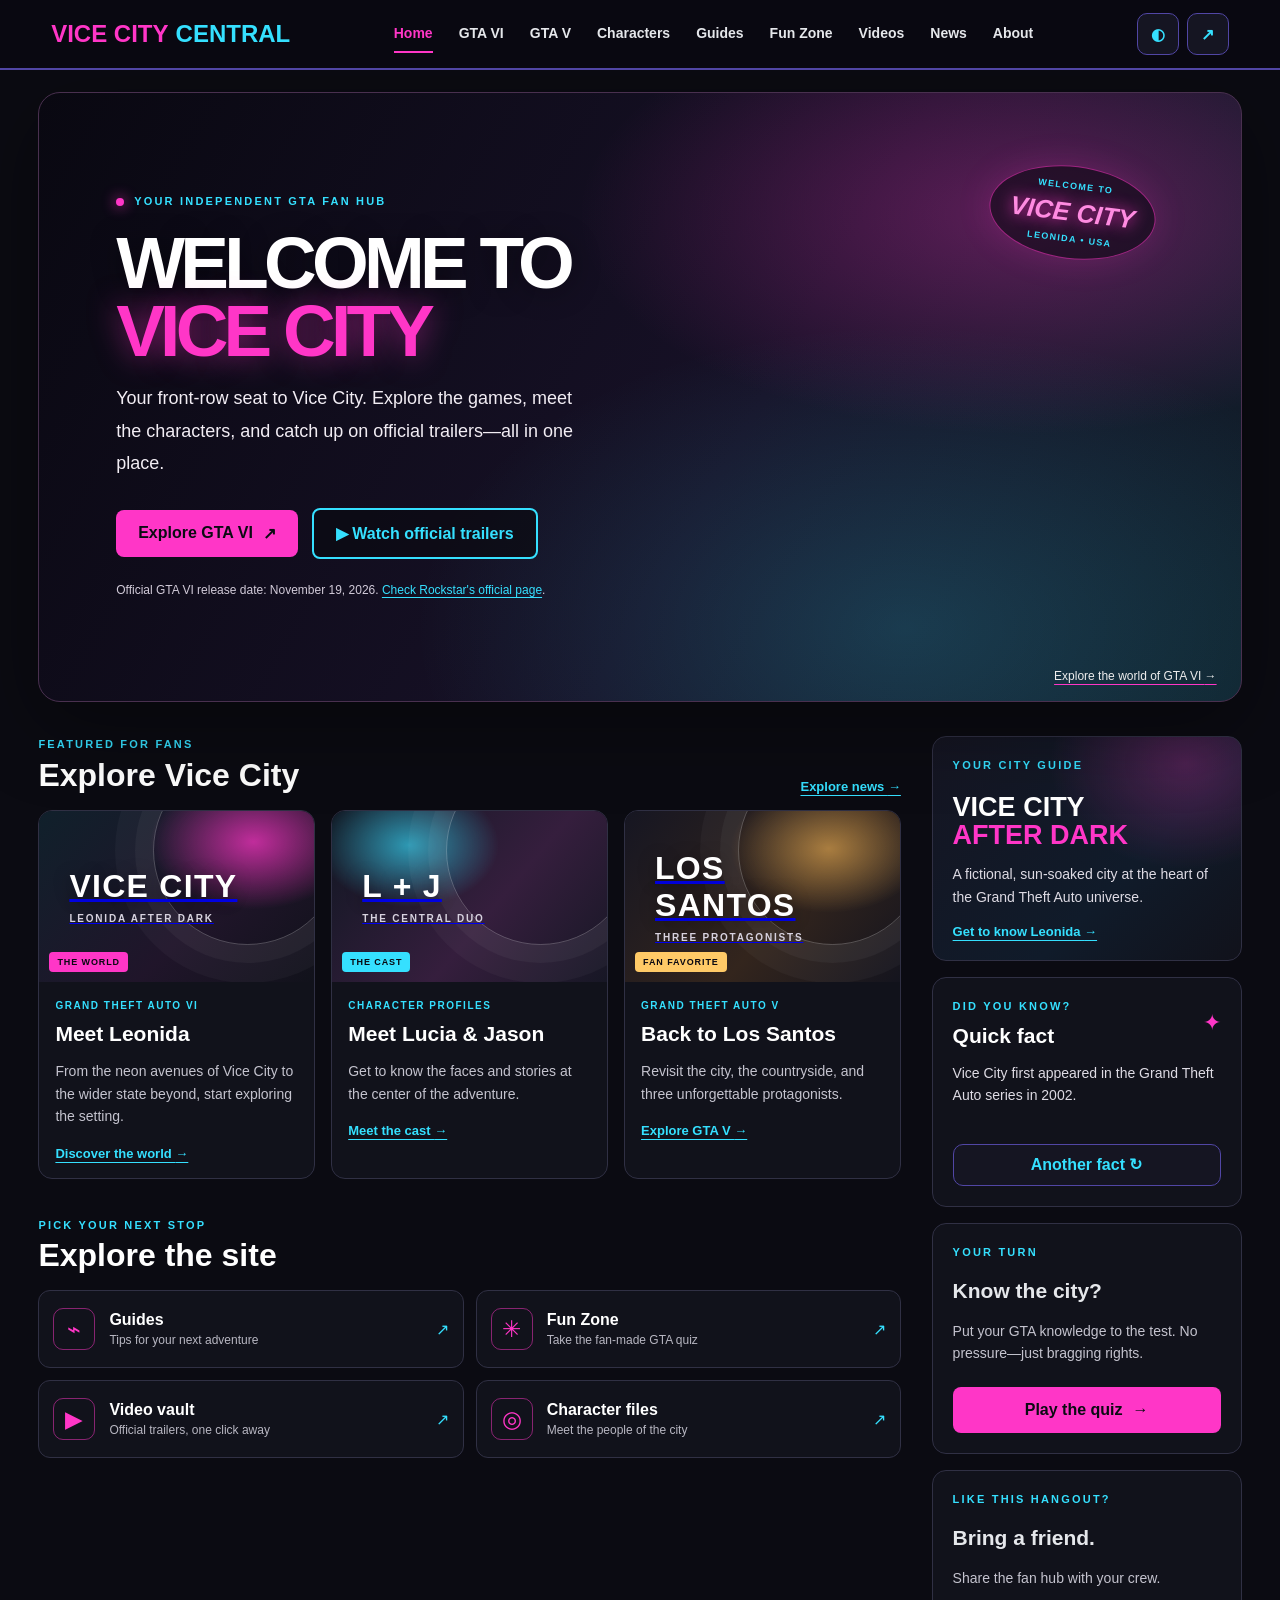
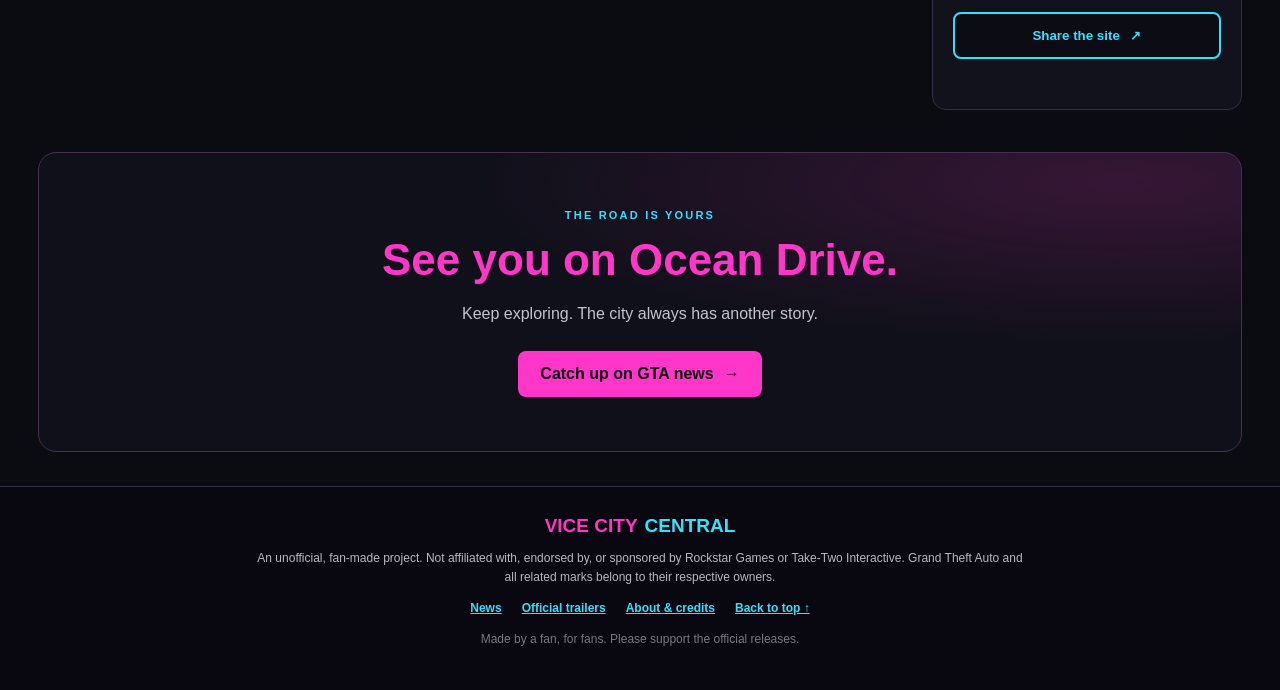
<file: index.html>
<!DOCTYPE html>
<html lang="en">
  <head>
    <meta charset="UTF-8" />
    <meta name="viewport" content="width=device-width, initial-scale=1.0" />
    <meta name="description" content="Your independent fan-made guide to Grand Theft Auto V and GTA VI: explore Vice City, meet the characters, watch official trailers, and test your knowledge." />
    <meta name="theme-color" content="#080910" />
    <meta property="og:type" content="website" />
    <meta property="og:title" content="Vice City Central — Your GTA fan destination" />
    <meta property="og:description" content="Explore Vice City, discover character profiles, catch up on official trailers, and take the fan-made GTA quiz." />
    <title>Vice City Central | GTA V &amp; GTA VI Fan Hub</title>
    <link rel="icon" href="vice-city-mark.svg" type="image/svg+xml" />
    <link rel="stylesheet" href="stylee.css" />
  </head>
  <body>
    <a class="skip-link" href="#main-content">Skip to content</a>
    <header class="site-header">
      <a href="index.html" class="logo" aria-label="Vice City Central home">
        <span class="logo-pink">VICE CITY</span>
        <span class="logo-cyan">CENTRAL</span>
      </a>
      <nav aria-label="Main navigation">
        <a href="index.html" class="active" aria-current="page">Home</a>
        <a href="gta-6.html">GTA VI</a>
        <a href="gta-5.html">GTA V</a>
        <a href="characters.html">Characters</a>
        <a href="guides.html">Guides</a>
        <a href="fun-zone.html">Fun Zone</a>
        <a href="videos.html">Videos</a>
        <a href="news.html">News</a>
        <a href="about.html">About</a>
      </nav>
      <div class="header-actions">
        <button class="icon-button" id="theme-button" type="button" aria-label="Switch color theme" title="Switch color theme">◐</button>
        <button class="icon-button" id="share-button" type="button" aria-label="Share Vice City Central" title="Share this page">↗</button>
      </div>
    </header>

    <main id="main-content" class="dashboard">
      <section class="dashboard-hero" aria-labelledby="welcome-title">
        <div class="dashboard-hero-copy">
          <p class="eyebrow"><span class="live-dot"></span> YOUR INDEPENDENT GTA FAN HUB</p>
          <h1 id="welcome-title">WELCOME TO<br /><span>VICE CITY</span></h1>
          <p class="hero-description">Your front-row seat to Vice City. Explore the games, meet the characters, and catch up on official trailers—all in one place.</p>
          <div class="hero-buttons">
            <a class="button button-primary" href="gta-6.html">Explore GTA VI <span aria-hidden="true">↗</span></a>
            <a class="button button-secondary" href="videos.html">▶ Watch official trailers</a>
          </div>
          <p class="hero-footnote">
            Official GTA VI release date:
            <time datetime="2026-11-19">November 19, 2026</time>.
            <a href="https://www.rockstargames.com/VI">Check Rockstar's official page</a>.
          </p>
        </div>
        <div class="hero-badge" aria-label="Vice City, Leonida">
          <span>WELCOME TO</span>
          <strong>VICE CITY</strong>
          <span>LEONIDA • USA</span>
        </div>
        <a class="hero-image-credit" href="gta-6.html">Explore the world of GTA VI <span aria-hidden="true">→</span></a>
      </section>

      <div class="dashboard-layout">
        <div class="dashboard-main">
          <section class="dashboard-section" aria-labelledby="updates-title">
            <div class="section-heading">
              <div>
                <p class="section-kicker">FEATURED FOR FANS</p>
                <h2 id="updates-title">Explore Vice City</h2>
              </div>
              <a class="text-link" href="news.html">Explore news <span aria-hidden="true">→</span></a>
            </div>
            <div class="story-grid">
              <article class="story-card story-featured">
                <a class="story-image" href="gta-6.html" aria-label="Explore the GTA VI world">
                  <span class="story-art story-art-city" aria-hidden="true">
                    <span class="story-art-title">VICE CITY</span>
                    <span class="story-art-caption">LEONIDA AFTER DARK</span>
                  </span>
                  <span class="story-tag">THE WORLD</span>
                </a>
                <div class="story-copy">
                  <p class="story-meta">GRAND THEFT AUTO VI</p>
                  <h3><a href="gta-6.html">Meet Leonida</a></h3>
                  <p>From the neon avenues of Vice City to the wider state beyond, start exploring the setting.</p>
                  <a class="text-link" href="gta-6.html">Discover the world <span aria-hidden="true">→</span></a>
                </div>
              </article>
              <article class="story-card">
                <a class="story-image" href="characters.html" aria-label="Meet the GTA characters">
                  <span class="story-art story-art-duo" aria-hidden="true">
                    <span class="story-art-title">L + J</span>
                    <span class="story-art-caption">THE CENTRAL DUO</span>
                  </span>
                  <span class="story-tag story-tag-cyan">THE CAST</span>
                </a>
                <div class="story-copy">
                  <p class="story-meta">CHARACTER PROFILES</p>
                  <h3><a href="characters.html">Meet Lucia &amp; Jason</a></h3>
                  <p>Get to know the faces and stories at the center of the adventure.</p>
                  <a class="text-link" href="characters.html">Meet the cast <span aria-hidden="true">→</span></a>
                </div>
              </article>
              <article class="story-card">
                <a class="story-image" href="gta-5.html" aria-label="Explore Grand Theft Auto V">
                  <span class="story-art story-art-santos" aria-hidden="true">
                    <span class="story-art-title">LOS SANTOS</span>
                    <span class="story-art-caption">THREE PROTAGONISTS</span>
                  </span>
                  <span class="story-tag story-tag-gold">FAN FAVORITE</span>
                </a>
                <div class="story-copy">
                  <p class="story-meta">GRAND THEFT AUTO V</p>
                  <h3><a href="gta-5.html">Back to Los Santos</a></h3>
                  <p>Revisit the city, the countryside, and three unforgettable protagonists.</p>
                  <a class="text-link" href="gta-5.html">Explore GTA V <span aria-hidden="true">→</span></a>
                </div>
              </article>
            </div>
          </section>

          <section class="dashboard-section quick-links" aria-labelledby="quick-title">
            <div class="section-heading">
              <div>
                <p class="section-kicker">PICK YOUR NEXT STOP</p>
                <h2 id="quick-title">Explore the site</h2>
              </div>
            </div>
            <div class="portal-grid">
              <a class="portal-card" href="guides.html"><span class="portal-icon" aria-hidden="true">⌁</span><span><strong>Guides</strong><small>Tips for your next adventure</small></span><span class="portal-arrow" aria-hidden="true">↗</span></a>
              <a class="portal-card" href="fun-zone.html"><span class="portal-icon" aria-hidden="true">✳</span><span><strong>Fun Zone</strong><small>Take the fan-made GTA quiz</small></span><span class="portal-arrow" aria-hidden="true">↗</span></a>
              <a class="portal-card" href="videos.html"><span class="portal-icon" aria-hidden="true">▶</span><span><strong>Video vault</strong><small>Official trailers, one click away</small></span><span class="portal-arrow" aria-hidden="true">↗</span></a>
              <a class="portal-card" href="characters.html"><span class="portal-icon" aria-hidden="true">◎</span><span><strong>Character files</strong><small>Meet the people of the city</small></span><span class="portal-arrow" aria-hidden="true">↗</span></a>
            </div>
          </section>
        </div>

        <aside class="dashboard-rail" aria-label="Vice City highlights">
          <section class="rail-card city-card">
            <p class="section-kicker">YOUR CITY GUIDE</p>
            <h2>VICE CITY<br /><span>AFTER DARK</span></h2>
            <p>A fictional, sun-soaked city at the heart of the Grand Theft Auto universe.</p>
            <a class="text-link" href="gta-6.html">Get to know Leonida <span aria-hidden="true">→</span></a>
          </section>

          <section class="rail-card fact-card" aria-labelledby="fact-title">
            <div class="rail-heading">
              <div><p class="section-kicker">DID YOU KNOW?</p><h2 id="fact-title">Quick fact</h2></div>
              <span aria-hidden="true">✦</span>
            </div>
            <p id="fact-text" class="fact-text" aria-live="polite">Vice City first appeared in the Grand Theft Auto series in 2002.</p>
            <button class="quiet-button" id="fact-button" type="button">Another fact <span aria-hidden="true">↻</span></button>
          </section>

          <section class="rail-card play-card">
            <p class="section-kicker">YOUR TURN</p>
            <h2>Know the city?</h2>
            <p>Put your GTA knowledge to the test. No pressure—just bragging rights.</p>
            <a class="button button-primary" href="fun-zone.html#quiz">Play the quiz <span aria-hidden="true">→</span></a>
          </section>

          <section class="rail-card share-card">
            <p class="section-kicker">LIKE THIS HANGOUT?</p>
            <h2>Bring a friend.</h2>
            <p>Share the fan hub with your crew.</p>
            <button class="button button-secondary" id="share-button-rail" type="button">Share the site <span aria-hidden="true">↗</span></button>
            <p id="share-status" class="share-status" role="status" aria-live="polite"></p>
          </section>
        </aside>
      </div>

      <section class="bottom-callout" aria-labelledby="callout-title">
        <p class="section-kicker">THE ROAD IS YOURS</p>
        <h2 id="callout-title">See you on Ocean Drive.</h2>
        <p>Keep exploring. The city always has another story.</p>
        <a class="button button-primary" href="news.html">Catch up on GTA news <span aria-hidden="true">→</span></a>
      </section>
    </main>

    <footer class="site-footer">
      <a href="index.html" class="logo" aria-label="Vice City Central home"><span class="logo-pink">VICE CITY</span><span class="logo-cyan">CENTRAL</span></a>
      <p>An unofficial, fan-made project. Not affiliated with, endorsed by, or sponsored by Rockstar Games or Take-Two Interactive. Grand Theft Auto and all related marks belong to their respective owners.</p>
      <p class="footer-links"><a href="news.html">News</a><a href="videos.html">Official trailers</a><a href="about.html">About &amp; credits</a><a href="#main-content">Back to top ↑</a></p>
      <p class="footer-small">Made by a fan, for fans. Please support the official releases.</p>
    </footer>
    <button id="back-to-top" type="button" aria-label="Back to top">↑</button>
    <script src="script.js" defer></script>
  </body>
</html>
</file>
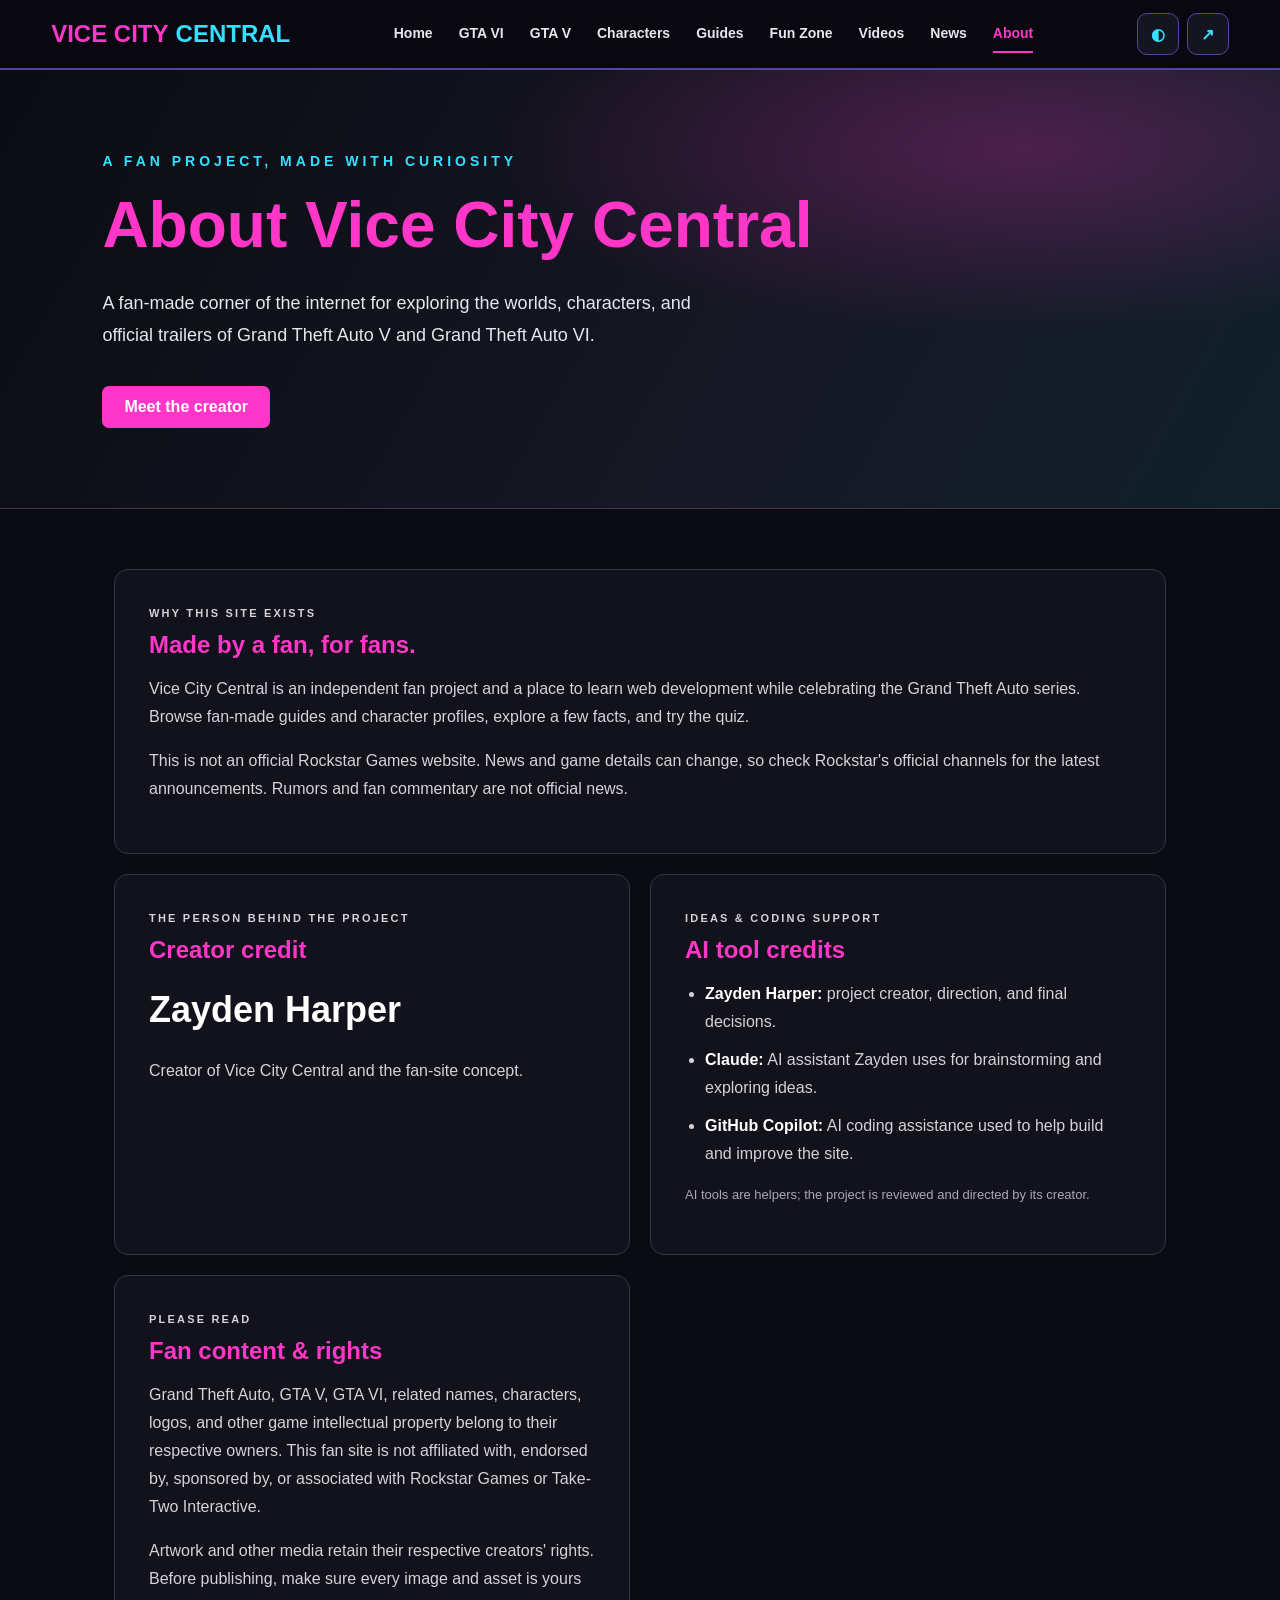
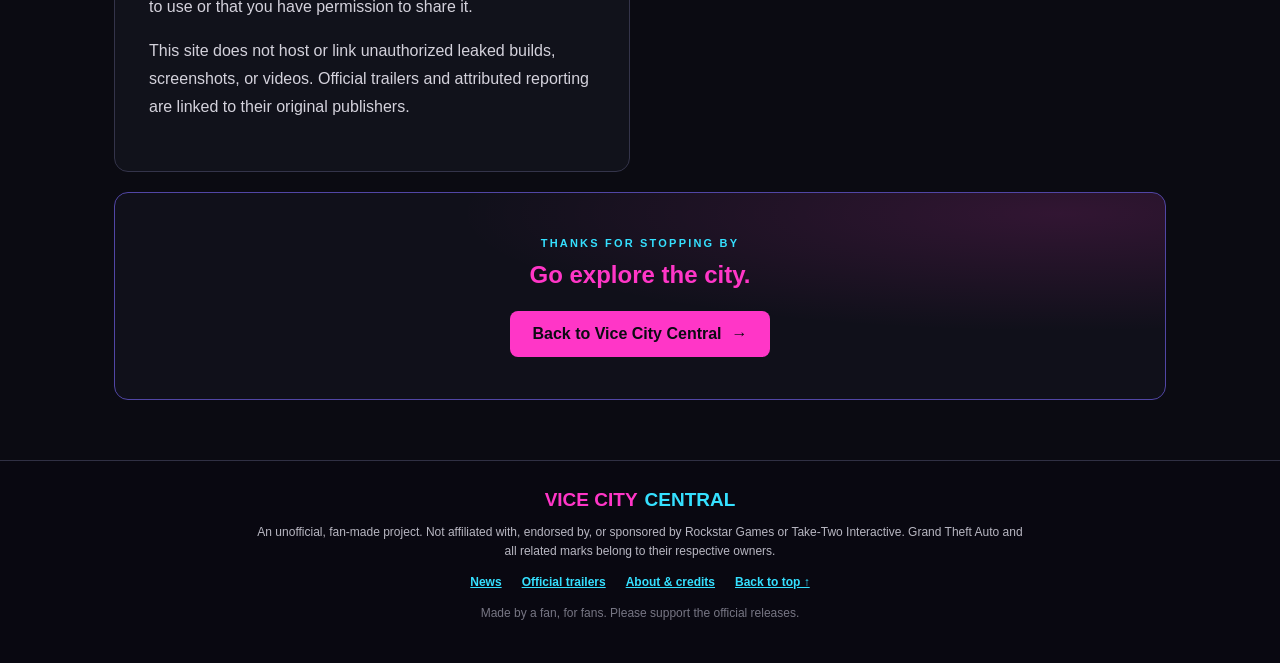
<file: about.html>
<!DOCTYPE html>
<html lang="en">
  <head>
    <meta charset="UTF-8" />
    <meta name="viewport" content="width=device-width, initial-scale=1.0" />
    <meta name="description" content="Learn about Vice City Central, an independent fan-made GTA site created by Zayden Harper, with transparent AI and artwork credits." />
    <meta name="theme-color" content="#080910" />
    <meta property="og:type" content="website" />
    <meta property="og:title" content="About & Credits | Vice City Central" />
    <meta property="og:description" content="The story, fan-site disclaimer, and project credits for Vice City Central." />
    <title>About &amp; Credits | Vice City Central</title>
    <link rel="icon" href="vice-city-mark.svg" type="image/svg+xml" />
    <link rel="stylesheet" href="stylee.css" />
  </head>
  <body>
    <a class="skip-link" href="#main-content">Skip to content</a>
    <header class="site-header">
      <a href="index.html" class="logo" aria-label="Vice City Central home">
        <span class="logo-pink">VICE CITY</span>
        <span class="logo-cyan">CENTRAL</span>
      </a>
      <nav aria-label="Main navigation">
        <a href="index.html">Home</a>
        <a href="gta-6.html">GTA VI</a>
        <a href="gta-5.html">GTA V</a>
        <a href="characters.html">Characters</a>
        <a href="guides.html">Guides</a>
        <a href="fun-zone.html">Fun Zone</a>
        <a href="videos.html">Videos</a>
        <a href="news.html">News</a>
        <a href="about.html" class="active" aria-current="page">About</a>
      </nav>
      <div class="header-actions">
        <button class="icon-button" id="theme-button" type="button" aria-label="Switch color theme" title="Switch color theme">◐</button>
        <button class="icon-button" id="share-button" type="button" aria-label="Share Vice City Central" title="Share this page">↗</button>
      </div>
    </header>

    <main id="main-content">
      <section class="gta-hero about-hero" aria-labelledby="about-title">
        <div class="gta-hero-content">
          <p class="eyebrow">A FAN PROJECT, MADE WITH CURIOSITY</p>
          <h1 id="about-title">About Vice City Central</h1>
          <p class="gta-hero-description">
            A fan-made corner of the internet for exploring the worlds, characters,
            and official trailers of Grand Theft Auto V and Grand Theft Auto VI.
          </p>
          <a href="#credits" class="btn btn-pink">Meet the creator</a>
        </div>
      </section>

      <section class="about-layout" aria-label="About this fan site">
        <article class="about-card about-main-card">
          <p class="section-kicker">WHY THIS SITE EXISTS</p>
          <h2>Made by a fan, for fans.</h2>
          <p>
            Vice City Central is an independent fan project and a place to learn
            web development while celebrating the Grand Theft Auto series. Browse
            fan-made guides and character profiles, explore a few facts, and try
            the quiz.
          </p>
          <p>
            This is not an official Rockstar Games website. News and game details
            can change, so check Rockstar's official channels for the latest
            announcements. Rumors and fan commentary are not official news.
          </p>
        </article>

        <section class="about-card creator-card" id="credits" aria-labelledby="creator-title">
          <p class="section-kicker">THE PERSON BEHIND THE PROJECT</p>
          <h2 id="creator-title">Creator credit</h2>
          <p class="creator-name">Zayden Harper</p>
          <p>Creator of Vice City Central and the fan-site concept.</p>
        </section>

        <section class="about-card" aria-labelledby="tools-title">
          <p class="section-kicker">IDEAS &amp; CODING SUPPORT</p>
          <h2 id="tools-title">AI tool credits</h2>
          <ul class="credit-list">
            <li><strong>Zayden Harper:</strong> project creator, direction, and final decisions.</li>
            <li><strong>Claude:</strong> AI assistant Zayden uses for brainstorming and exploring ideas.</li>
            <li><strong>GitHub Copilot:</strong> AI coding assistance used to help build and improve the site.</li>
          </ul>
          <p class="credit-note">AI tools are helpers; the project is reviewed and directed by its creator.</p>
        </section>

        <section class="about-card" aria-labelledby="rights-title">
          <p class="section-kicker">PLEASE READ</p>
          <h2 id="rights-title">Fan content &amp; rights</h2>
          <p>
            Grand Theft Auto, GTA V, GTA VI, related names, characters, logos,
            and other game intellectual property belong to their respective
            owners. This fan site is not affiliated with, endorsed by, sponsored
            by, or associated with Rockstar Games or Take-Two Interactive.
          </p>
          <p>
            Artwork and other media retain their respective creators' rights.
            Before publishing, make sure every image and asset is yours to use
            or that you have permission to share it.
          </p>
          <p>
            This site does not host or link unauthorized leaked builds,
            screenshots, or videos. Official trailers and attributed reporting
            are linked to their original publishers.
          </p>
        </section>

        <div class="about-cta">
          <p class="section-kicker">THANKS FOR STOPPING BY</p>
          <h2>Go explore the city.</h2>
          <a class="button button-primary" href="index.html">Back to Vice City Central <span aria-hidden="true">→</span></a>
        </div>
      </section>
    </main>

    <footer class="site-footer">
      <a href="index.html" class="logo" aria-label="Vice City Central home"><span class="logo-pink">VICE CITY</span><span class="logo-cyan">CENTRAL</span></a>
      <p>An unofficial, fan-made project. Not affiliated with, endorsed by, or sponsored by Rockstar Games or Take-Two Interactive. Grand Theft Auto and all related marks belong to their respective owners.</p>
      <p class="footer-links"><a href="news.html">News</a><a href="videos.html">Official trailers</a><a href="about.html">About &amp; credits</a><a href="#main-content">Back to top ↑</a></p>
      <p class="footer-small">Made by a fan, for fans. Please support the official releases.</p>
    </footer>
    <script src="script.js" defer></script>
  </body>
</html>
</file>
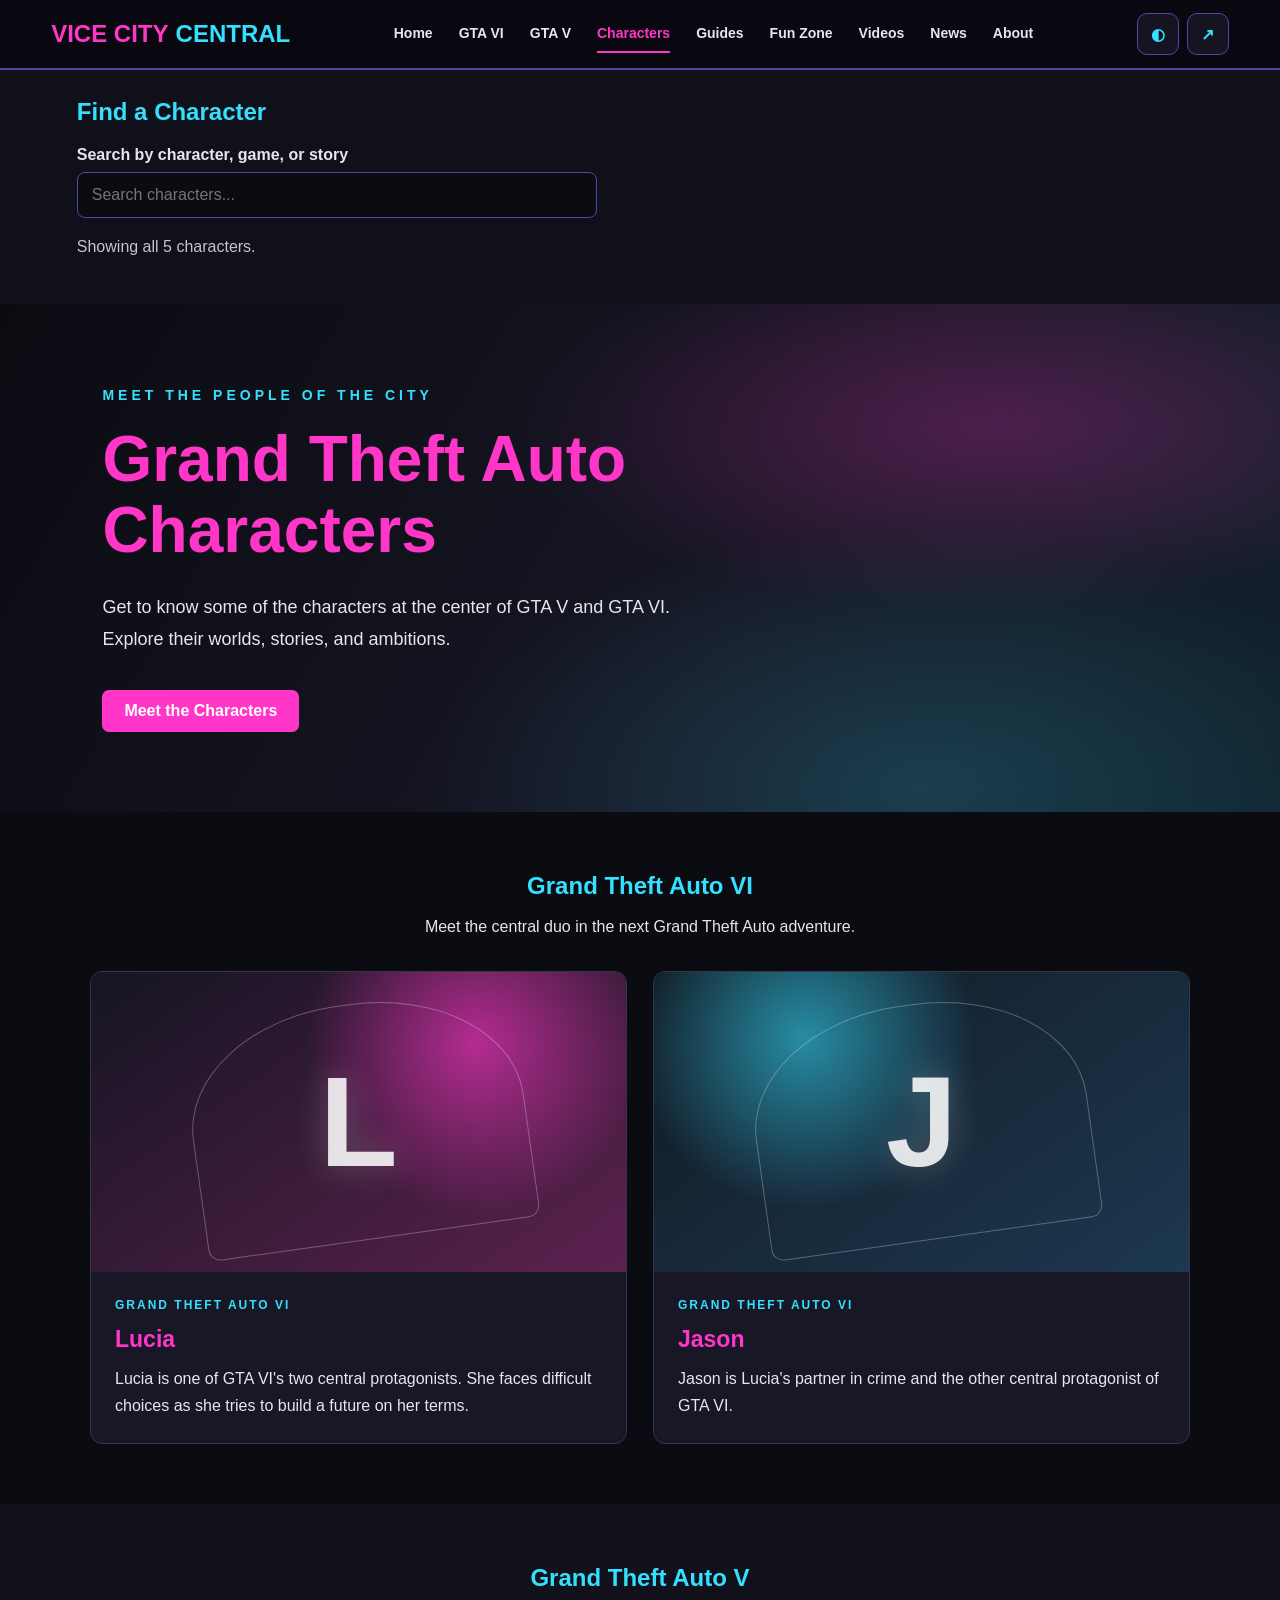
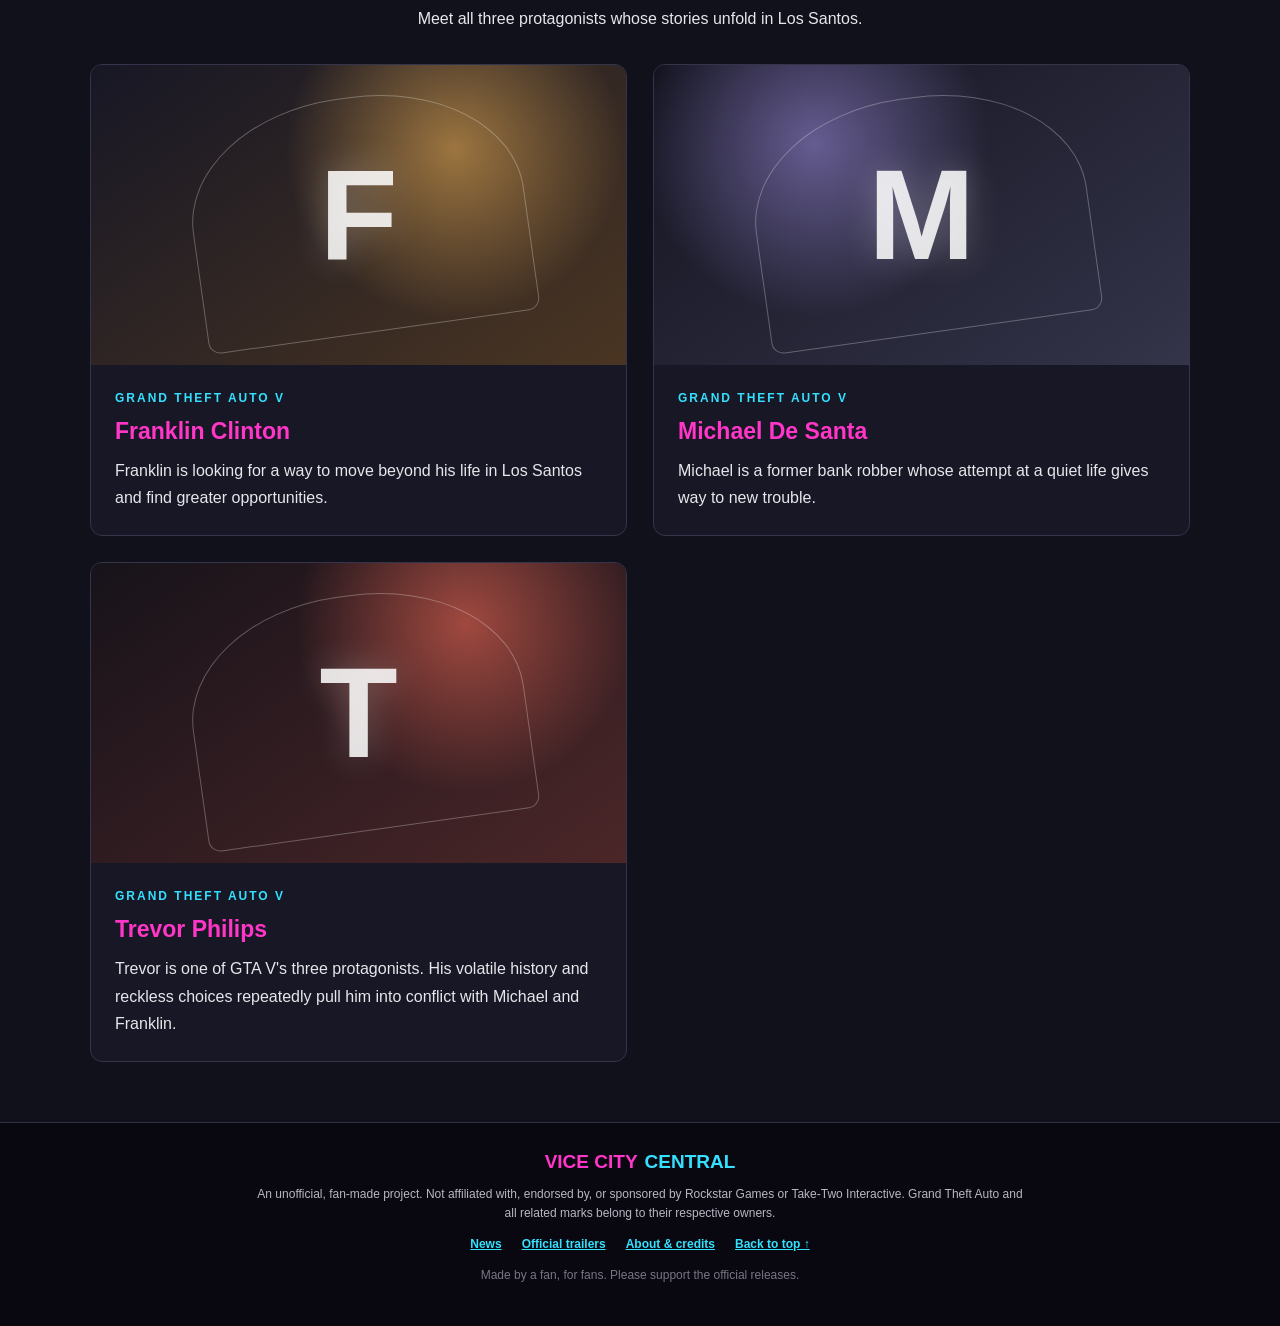
<file: characters.html>
<!DOCTYPE html>
<html lang="en">
  <head>
    <meta charset="UTF-8" />
    <meta name="viewport" content="width=device-width, initial-scale=1.0" />
    <meta name="description" content="Meet Lucia, Jason, Franklin, and Michael in fan-made character profiles for Grand Theft Auto V and GTA VI." />
    <meta name="theme-color" content="#080910" />
    <meta property="og:type" content="website" />
    <meta property="og:title" content="GTA Characters | Vice City Central" />
    <meta property="og:description" content="Meet characters from Grand Theft Auto V and GTA VI in fan-made profiles." />
    <title>Characters | Vice City Central</title>
    <link rel="icon" href="vice-city-mark.svg" type="image/svg+xml" />
    <link rel="stylesheet" href="stylee.css" />
  </head>
  <body>
    <a class="skip-link" href="#main-content">Skip to content</a>
    <header class="site-header">
      <a href="index.html" class="logo">
        <span class="logo-pink">VICE CITY</span>
        <span class="logo-cyan">CENTRAL</span>
      </a>

      <nav aria-label="Main navigation">
        <a href="index.html">Home</a>
        <a href="gta-6.html">GTA VI</a>
        <a href="gta-5.html">GTA V</a>
        <a href="characters.html" class="active" aria-current="page">Characters</a>
        <a href="guides.html">Guides</a>
        <a href="fun-zone.html">Fun Zone</a>
        <a href="videos.html">Videos</a>
        <a href="news.html">News</a>
        <a href="about.html">About</a>
      </nav>
      <div class="header-actions">
        <button class="icon-button" id="theme-button" type="button" aria-label="Switch color theme" title="Switch color theme">◐</button>
        <button class="icon-button" id="share-button" type="button" aria-label="Share Vice City Central" title="Share this page">↗</button>
      </div>
    </header>

    <main id="main-content">
<section class="character-search">
  <h2>Find a Character</h2>

  <label for="character-search">Search by character, game, or story</label>
  <input
    type="text"
    id="character-search"
    placeholder="Search characters..."
  />

  <p id="search-message" role="status" aria-live="polite">Showing all 5 characters.</p>
</section>

      <section class="gta-hero characters-hero">
        <div class="gta-hero-content">
          <p class="eyebrow">MEET THE PEOPLE OF THE CITY</p>
          <h1>Grand Theft Auto Characters</h1>
          <p class="gta-hero-description">
            Get to know some of the characters at the center of GTA V and GTA VI.
            Explore their worlds, stories, and ambitions.
          </p>
          <a href="#characters" class="btn btn-pink">Meet the Characters</a>
        </div>
      </section>

      <section id="characters" class="character-section" aria-labelledby="gta6-characters-title">
        <h2 id="gta6-characters-title">Grand Theft Auto VI</h2>
        <p class="character-intro">
          Meet the central duo in the next Grand Theft Auto adventure.
        </p>

        <div class="character-grid">
          <article class="character-card">
            <div class="character-card-art character-art-lucia" aria-hidden="true"><span>L</span></div>
            <div class="character-card-content">
              <p class="character-game-label">GRAND THEFT AUTO VI</p>
              <h3>Lucia</h3>
              <p>
                Lucia is one of GTA VI's two central protagonists. She faces
                difficult choices as she tries to build a future on her terms.
              </p>
            </div>
          </article>

          <article class="character-card">
            <div class="character-card-art character-art-jason" aria-hidden="true"><span>J</span></div>
            <div class="character-card-content">
              <p class="character-game-label">GRAND THEFT AUTO VI</p>
              <h3>Jason</h3>
              <p>
                Jason is Lucia's partner in crime and the other central
                protagonist of GTA VI.
              </p>
            </div>
          </article>
        </div>
      </section>

      <section class="character-section character-section-alt" aria-labelledby="gta5-characters-title">
        <h2 id="gta5-characters-title">Grand Theft Auto V</h2>
        <p class="character-intro">
          Meet all three protagonists whose stories unfold in Los Santos.
        </p>

        <div class="character-grid">
          <article class="character-card">
            <div class="character-card-art character-art-franklin" aria-hidden="true"><span>F</span></div>
            <div class="character-card-content">
              <p class="character-game-label">GRAND THEFT AUTO V</p>
              <h3>Franklin Clinton</h3>
              <p>
                Franklin is looking for a way to move beyond his life in
                Los Santos and find greater opportunities.
              </p>
            </div>
          </article>

          <article class="character-card">
            <div class="character-card-art character-art-michael" aria-hidden="true"><span>M</span></div>
            <div class="character-card-content">
              <p class="character-game-label">GRAND THEFT AUTO V</p>
              <h3>Michael De Santa</h3>
              <p>
                Michael is a former bank robber whose attempt at a quiet
                life gives way to new trouble.
              </p>
            </div>
          </article>

          <article class="character-card">
            <div class="character-card-art character-art-trevor" aria-hidden="true"><span>T</span></div>
            <div class="character-card-content">
              <p class="character-game-label">GRAND THEFT AUTO V</p>
              <h3>Trevor Philips</h3>
              <p>
                Trevor is one of GTA V's three protagonists. His volatile
                history and reckless choices repeatedly pull him into
                conflict with Michael and Franklin.
              </p>
            </div>
          </article>
        </div>
      </section>
    </main>
    <footer class="site-footer">
      <a href="index.html" class="logo" aria-label="Vice City Central home"><span class="logo-pink">VICE CITY</span><span class="logo-cyan">CENTRAL</span></a>
      <p>An unofficial, fan-made project. Not affiliated with, endorsed by, or sponsored by Rockstar Games or Take-Two Interactive. Grand Theft Auto and all related marks belong to their respective owners.</p>
      <p class="footer-links"><a href="news.html">News</a><a href="videos.html">Official trailers</a><a href="about.html">About &amp; credits</a><a href="#main-content">Back to top ↑</a></p>
      <p class="footer-small">Made by a fan, for fans. Please support the official releases.</p>
    </footer>
    <script src="script.js"></script>
  </body>
</html>
</file>
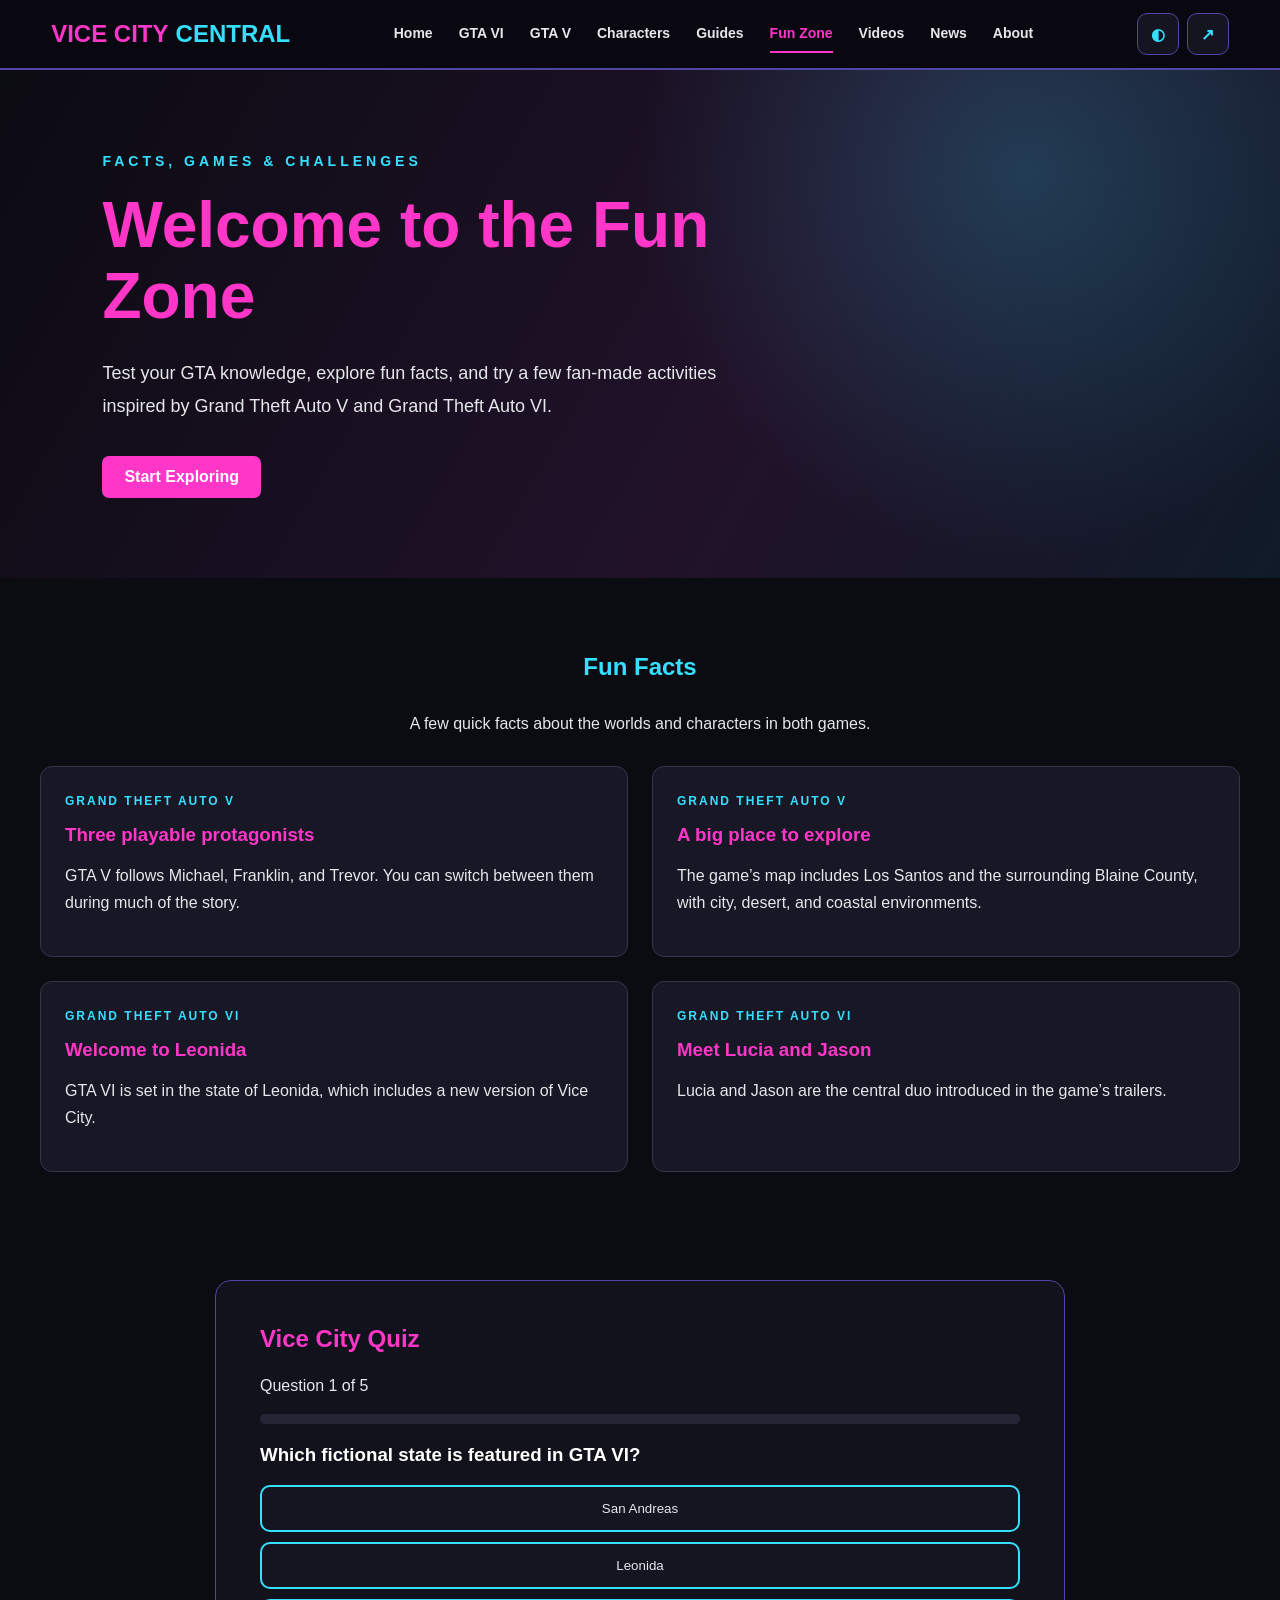
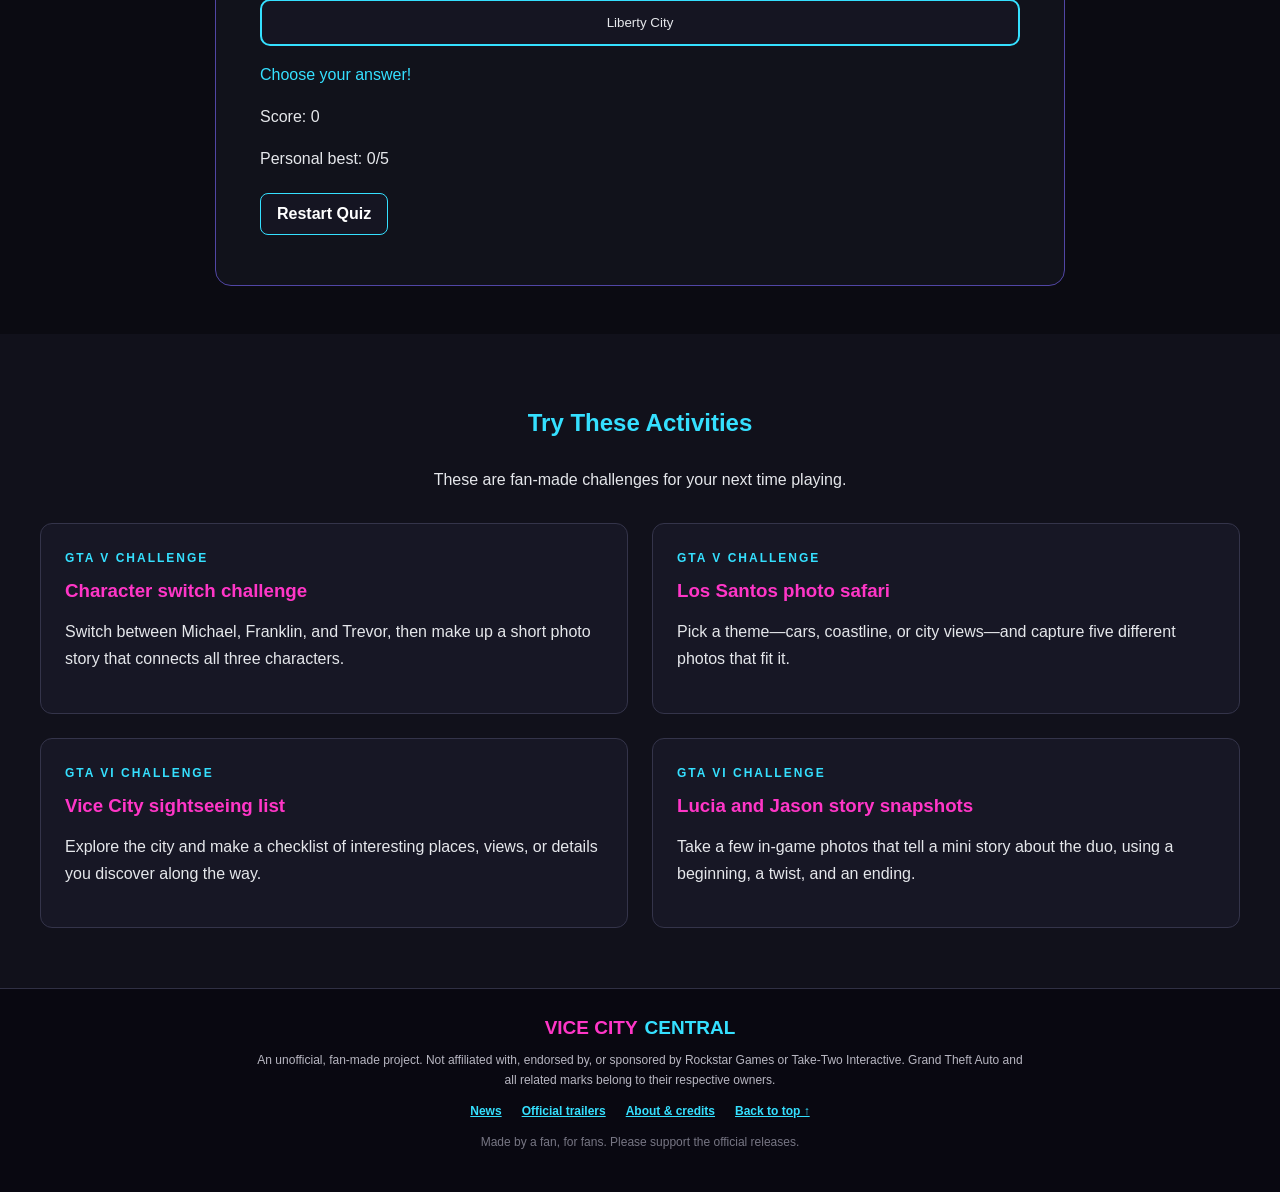
<file: fun-zone.html>
<!DOCTYPE html>
<html lang="en">
  <head>
    <meta charset="UTF-8" />
    <meta name="viewport" content="width=device-width, initial-scale=1.0" />
    <meta name="description" content="Take the fan-made Vice City quiz, explore GTA facts, and try community challenges inspired by Grand Theft Auto V and GTA VI." />
    <meta name="theme-color" content="#080910" />
    <meta property="og:type" content="website" />
    <meta property="og:title" content="Fun Zone | Vice City Central" />
    <meta property="og:description" content="Take the fan-made Vice City quiz and explore GTA facts and challenges." />
    <title>Fun Zone | Vice City Central</title>
    <link rel="icon" href="vice-city-mark.svg" type="image/svg+xml" />
    <link rel="stylesheet" href="stylee.css" />
  </head>
  <body>
    <a class="skip-link" href="#main-content">Skip to content</a>
    <header class="site-header">
      <a href="index.html" class="logo">
        <span class="logo-pink">VICE CITY</span>
        <span class="logo-cyan">CENTRAL</span>
      </a>

      <nav aria-label="Main navigation">
        <a href="index.html">Home</a>
        <a href="gta-6.html">GTA VI</a>
        <a href="gta-5.html">GTA V</a>
        <a href="characters.html">Characters</a>
        <a href="guides.html">Guides</a>
        <a href="fun-zone.html" class="active" aria-current="page">Fun Zone</a>
        <a href="videos.html">Videos</a>
        <a href="news.html">News</a>
        <a href="about.html">About</a>
      </nav>
      <div class="header-actions">
        <button class="icon-button" id="theme-button" type="button" aria-label="Switch color theme" title="Switch color theme">◐</button>
        <button class="icon-button" id="share-button" type="button" aria-label="Share Vice City Central" title="Share this page">↗</button>
      </div>
    </header>

    <main id="main-content">
      <section class="gta-hero fun-hero">
        <div class="gta-hero-content">
          <p class="eyebrow">FACTS, GAMES &amp; CHALLENGES</p>
          <h1>Welcome to the Fun Zone</h1>
          <p class="gta-hero-description">
            Test your GTA knowledge, explore fun facts, and try a few fan-made
            activities inspired by Grand Theft Auto V and Grand Theft Auto VI.
          </p>
          <a href="#fun-facts" class="btn btn-pink">Start Exploring</a>
        </div>
      </section>

      <section id="fun-facts" class="game-info fun-section" aria-labelledby="fun-facts-title">
        <h2 id="fun-facts-title">Fun Facts</h2>
        <p class="game-info-intro">
          A few quick facts about the worlds and characters in both games.
        </p>

        <div class="info-grid fun-facts-grid">
          <article class="info-card">
            <p class="fun-game-label">GRAND THEFT AUTO V</p>
            <h3>Three playable protagonists</h3>
            <p>
              GTA V follows Michael, Franklin, and Trevor. You can switch
              between them during much of the story.
            </p>
          </article>

          <article class="info-card">
            <p class="fun-game-label">GRAND THEFT AUTO V</p>
            <h3>A big place to explore</h3>
            <p>
              The game’s map includes Los Santos and the surrounding Blaine
              County, with city, desert, and coastal environments.
            </p>
          </article>

          <article class="info-card">
            <p class="fun-game-label">GRAND THEFT AUTO VI</p>
            <h3>Welcome to Leonida</h3>
            <p>
              GTA VI is set in the state of Leonida, which includes a new
              version of Vice City.
            </p>
          </article>

          <article class="info-card">
            <p class="fun-game-label">GRAND THEFT AUTO VI</p>
            <h3>Meet Lucia and Jason</h3>
            <p>
              Lucia and Jason are the central duo introduced in the game’s
              trailers.
            </p>
          </article>
        </div>
      </section>

      <section class="gta-quiz" id="quiz" aria-labelledby="quiz-title">
        <h2 id="quiz-title">Vice City Quiz</h2>

        <p id="question-progress" aria-live="polite">Question 1 of 5</p>
        <div class="quiz-progress-track" role="presentation">
          <div id="quiz-progress-bar"></div>
        </div>
        <h3 id="quiz-question" aria-live="polite">Loading question...</h3>

        <div id="quiz-answers"></div>

        <p id="quiz-feedback" role="status" aria-live="polite">Choose your answer!</p>
        <p id="quiz-score">Score: 0</p>
        <p id="high-score">High Score: 0</p>
        <button id="next-question" hidden>Next Question</button>
        <button id="restart-quiz">Restart Quiz</button>
        <div class="quiz-share-row">
          <button id="share-quiz-result" type="button" hidden>Challenge a friend</button>
          <p id="quiz-share-status" role="status" aria-live="polite"></p>
        </div>
      </section>

      <section class="game-info fun-section fun-activities" aria-labelledby="activities-title">
        <h2 id="activities-title">Try These Activities</h2>
        <p class="game-info-intro">
          These are fan-made challenges for your next time playing.
        </p>

        <div class="info-grid activity-grid">
          <article class="info-card">
            <p class="fun-game-label">GTA V CHALLENGE</p>
            <h3>Character switch challenge</h3>
            <p>
              Switch between Michael, Franklin, and Trevor, then make up a
              short photo story that connects all three characters.
            </p>
          </article>

          <article class="info-card">
            <p class="fun-game-label">GTA V CHALLENGE</p>
            <h3>Los Santos photo safari</h3>
            <p>
              Pick a theme—cars, coastline, or city views—and capture five
              different photos that fit it.
            </p>
          </article>

          <article class="info-card">
            <p class="fun-game-label">GTA VI CHALLENGE</p>
            <h3>Vice City sightseeing list</h3>
            <p>
              Explore the city and make a checklist of interesting places,
              views, or details you discover along the way.
            </p>
          </article>

          <article class="info-card">
            <p class="fun-game-label">GTA VI CHALLENGE</p>
            <h3>Lucia and Jason story snapshots</h3>
            <p>
              Take a few in-game photos that tell a mini story about the duo,
              using a beginning, a twist, and an ending.
            </p>
          </article>
        </div>
      </section>
    </main>
    <footer class="site-footer">
      <a href="index.html" class="logo" aria-label="Vice City Central home"><span class="logo-pink">VICE CITY</span><span class="logo-cyan">CENTRAL</span></a>
      <p>An unofficial, fan-made project. Not affiliated with, endorsed by, or sponsored by Rockstar Games or Take-Two Interactive. Grand Theft Auto and all related marks belong to their respective owners.</p>
      <p class="footer-links"><a href="news.html">News</a><a href="videos.html">Official trailers</a><a href="about.html">About &amp; credits</a><a href="#main-content">Back to top ↑</a></p>
      <p class="footer-small">Made by a fan, for fans. Please support the official releases.</p>
    </footer>
    <script src="script.js"></script>
  </body>
</html>
</file>
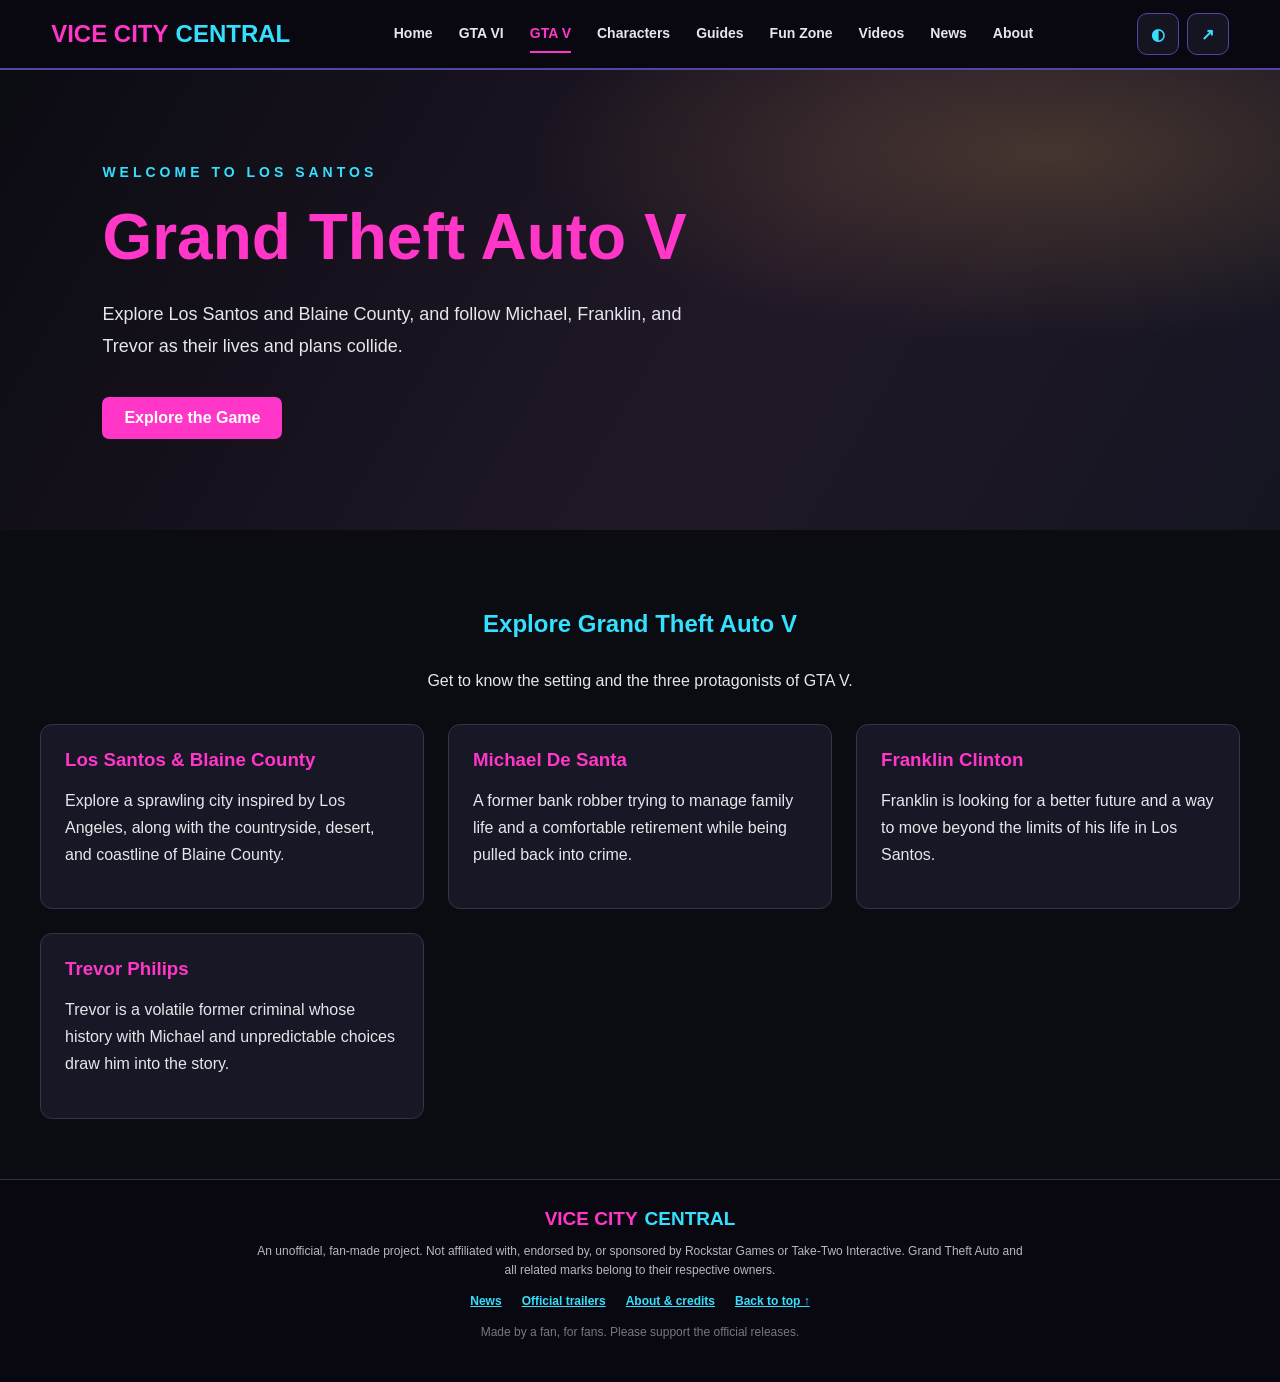
<file: gta-5.html>
<!DOCTYPE html>
<html lang="en">
  <head>
    <meta charset="UTF-8" />
    <meta name="viewport" content="width=device-width, initial-scale=1.0" />
    <meta name="description" content="Explore Los Santos, Blaine County, and the three protagonists of Grand Theft Auto V in this independent fan-made guide." />
    <meta name="theme-color" content="#080910" />
    <meta property="og:type" content="website" />
    <meta property="og:title" content="Grand Theft Auto V | Vice City Central" />
    <meta property="og:description" content="Explore Los Santos, Blaine County, and the three protagonists in this fan-made GTA V guide." />
    <title>GTA V | Vice City Central</title>
    <link rel="icon" href="vice-city-mark.svg" type="image/svg+xml" />
    <link rel="stylesheet" href="stylee.css" />
  </head>
  <body>
    <a class="skip-link" href="#main-content">Skip to content</a>
    <header class="site-header">
      <a href="index.html" class="logo">
        <span class="logo-pink">VICE CITY</span>
        <span class="logo-cyan">CENTRAL</span>
      </a>

      <nav aria-label="Main navigation">
        <a href="index.html">Home</a>
        <a href="gta-6.html">GTA VI</a>
        <a href="gta-5.html" class="active" aria-current="page">GTA V</a>
        <a href="characters.html">Characters</a>
        <a href="guides.html">Guides</a>
        <a href="fun-zone.html">Fun Zone</a>
        <a href="videos.html">Videos</a>
        <a href="news.html">News</a>
        <a href="about.html">About</a>
      </nav>
      <div class="header-actions">
        <button class="icon-button" id="theme-button" type="button" aria-label="Switch color theme" title="Switch color theme">◐</button>
        <button class="icon-button" id="share-button" type="button" aria-label="Share Vice City Central" title="Share this page">↗</button>
      </div>
    </header>

    <main id="main-content">
      <section class="gta-hero gta5-hero" aria-labelledby="gta5-title">
        <div class="gta-hero-content">
          <p class="eyebrow">WELCOME TO LOS SANTOS</p>
          <h1 id="gta5-title">Grand Theft Auto V</h1>
          <p class="gta-hero-description">
            Explore Los Santos and Blaine County, and follow Michael, Franklin,
            and Trevor as their lives and plans collide.
          </p>
          <a href="#game-info" class="btn btn-pink">Explore the Game</a>
        </div>
      </section>

      <section
        id="game-info"
        class="game-info"
        aria-labelledby="game-info-title"
      >
        <h2 id="game-info-title">Explore Grand Theft Auto V</h2>
        <p class="game-info-intro">
          Get to know the setting and the three protagonists of GTA V.
        </p>

        <div class="info-grid">
          <article class="info-card">
            <h3>Los Santos &amp; Blaine County</h3>
            <p>
              Explore a sprawling city inspired by Los Angeles, along with
              the countryside, desert, and coastline of Blaine County.
            </p>
          </article>

          <article class="info-card">
            <h3>Michael De Santa</h3>
            <p>
              A former bank robber trying to manage family life and a
              comfortable retirement while being pulled back into crime.
            </p>
          </article>

          <article class="info-card">
            <h3>Franklin Clinton</h3>
            <p>
              Franklin is looking for a better future and a way to move
              beyond the limits of his life in Los Santos.
            </p>
          </article>

          <article class="info-card">
            <h3>Trevor Philips</h3>
            <p>
              Trevor is a volatile former criminal whose history with Michael
              and unpredictable choices draw him into the story.
            </p>
          </article>
        </div>
      </section>
    </main>
    <footer class="site-footer">
      <a href="index.html" class="logo" aria-label="Vice City Central home"><span class="logo-pink">VICE CITY</span><span class="logo-cyan">CENTRAL</span></a>
      <p>An unofficial, fan-made project. Not affiliated with, endorsed by, or sponsored by Rockstar Games or Take-Two Interactive. Grand Theft Auto and all related marks belong to their respective owners.</p>
      <p class="footer-links"><a href="news.html">News</a><a href="videos.html">Official trailers</a><a href="about.html">About &amp; credits</a><a href="#main-content">Back to top ↑</a></p>
      <p class="footer-small">Made by a fan, for fans. Please support the official releases.</p>
    </footer>
    <script src="script.js" defer></script>
  </body>
</html>
</file>
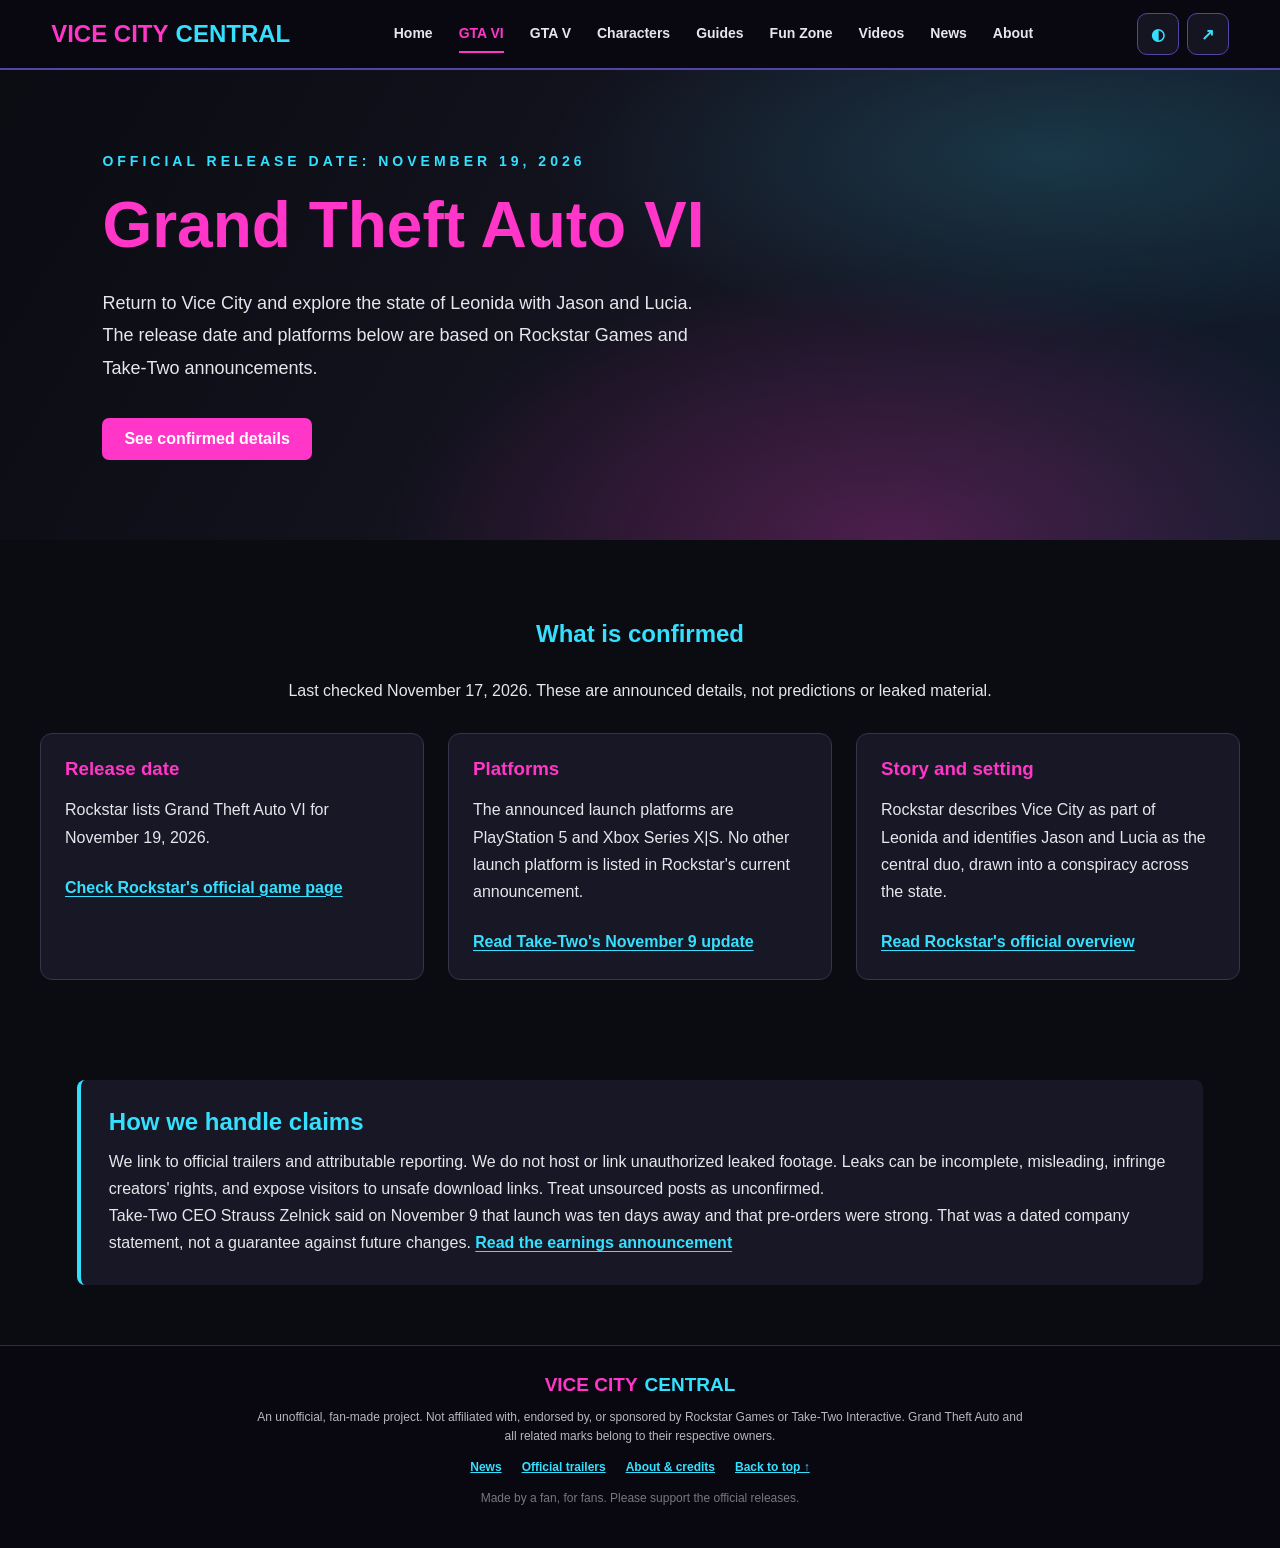
<file: gta-6.html>
<!DOCTYPE html>
<html lang="en">
  <head>
    <meta charset="UTF-8" />
    <meta name="viewport" content="width=device-width, initial-scale=1.0" />
    <meta name="description" content="Check confirmed Grand Theft Auto VI release details, platforms, story information, and official sources." />
    <meta name="theme-color" content="#080910" />
    <meta property="og:type" content="website" />
    <meta property="og:title" content="Grand Theft Auto VI | Vice City Central" />
    <meta property="og:description" content="Confirmed GTA VI release date, platforms, story details, and official sources." />
    <title>GTA VI | Vice City Central</title>
    <link rel="icon" href="vice-city-mark.svg" type="image/svg+xml" />
    <link rel="stylesheet" href="stylee.css" />
  </head>
  <body>
    <a class="skip-link" href="#main-content">Skip to content</a>
    <header class="site-header">
      <a href="index.html" class="logo">
        <span class="logo-pink">VICE CITY</span>
        <span class="logo-cyan">CENTRAL</span>
      </a>

      <nav aria-label="Main navigation">
        <a href="index.html">Home</a>
        <a href="gta-6.html" class="active" aria-current="page">GTA VI</a>
        <a href="gta-5.html">GTA V</a>
        <a href="characters.html">Characters</a>
        <a href="guides.html">Guides</a>
        <a href="fun-zone.html">Fun Zone</a>
        <a href="videos.html">Videos</a>
        <a href="news.html">News</a>
        <a href="about.html">About</a>
      </nav>
      <div class="header-actions">
        <button class="icon-button" id="theme-button" type="button" aria-label="Switch color theme" title="Switch color theme">◐</button>
        <button class="icon-button" id="share-button" type="button" aria-label="Share Vice City Central" title="Share this page">↗</button>
      </div>
    </header>

    <main id="main-content">
      <section class="gta-hero" aria-labelledby="gta6-title">
        <div class="gta-hero-content">
          <p class="eyebrow">OFFICIAL RELEASE DATE: NOVEMBER 19, 2026</p>

          <h1 id="gta6-title">Grand Theft Auto VI</h1>

          <p class="gta-hero-description">
            Return to Vice City and explore the state of Leonida with Jason
            and Lucia. The release date and platforms below are based on
            Rockstar Games and Take-Two announcements.
          </p>

          <a href="#confirmed-details" class="btn btn-pink">See confirmed details</a>
        </div>
      </section>

      <section id="confirmed-details" class="game-info" aria-labelledby="game-info-title">
        <h2 id="game-info-title">What is confirmed</h2>
        <p class="game-info-intro">
          Last checked November 17, 2026. These are announced details, not
          predictions or leaked material.
        </p>

        <div class="info-grid">
          <article class="info-card">
            <h3>Release date</h3>
            <p>
              Rockstar lists Grand Theft Auto VI for
              <time datetime="2026-11-19">November 19, 2026</time>.
            </p>
            <a class="content-link" href="https://www.rockstargames.com/VI" target="_blank" rel="noopener noreferrer">Check Rockstar's official game page<span class="visually-hidden"> (opens in a new tab)</span></a>
          </article>

          <article class="info-card">
            <h3>Platforms</h3>
            <p>
              The announced launch platforms are PlayStation 5 and Xbox
              Series X|S. No other launch platform is listed in Rockstar's
              current announcement.
            </p>
            <a class="content-link" href="https://www.take2games.com/ir/news/take-two-interactive-software-inc-reports-results-fiscal-4" target="_blank" rel="noopener noreferrer">Read Take-Two's November 9 update<span class="visually-hidden"> (opens in a new tab)</span></a>
          </article>

          <article class="info-card">
            <h3>Story and setting</h3>
            <p>
              Rockstar describes Vice City as part of Leonida and identifies
              Jason and Lucia as the central duo, drawn into a conspiracy
              across the state.
            </p>
            <a class="content-link" href="https://www.rockstargames.com/VI" target="_blank" rel="noopener noreferrer">Read Rockstar's official overview<span class="visually-hidden"> (opens in a new tab)</span></a>
          </article>
        </div>
      </section>

      <aside class="news-note" aria-labelledby="source-note-title">
        <h2 id="source-note-title">How we handle claims</h2>
        <p>
          We link to official trailers and attributable reporting. We do not
          host or link unauthorized leaked footage. Leaks can be incomplete,
          misleading, infringe creators' rights, and expose visitors to unsafe
          download links. Treat unsourced posts as unconfirmed.
        </p>
        <p>
          Take-Two CEO Strauss Zelnick said on November 9 that launch was ten
          days away and that pre-orders were strong. That was a dated company
          statement, not a guarantee against future changes.
          <a class="news-source" href="https://www.take2games.com/ir/news/take-two-interactive-software-inc-reports-results-fiscal-4" target="_blank" rel="noopener noreferrer">Read the earnings announcement<span class="visually-hidden"> (opens in a new tab)</span></a>
        </p>
      </aside>

    </main>
    <footer class="site-footer">
      <a href="index.html" class="logo" aria-label="Vice City Central home"><span class="logo-pink">VICE CITY</span><span class="logo-cyan">CENTRAL</span></a>
      <p>An unofficial, fan-made project. Not affiliated with, endorsed by, or sponsored by Rockstar Games or Take-Two Interactive. Grand Theft Auto and all related marks belong to their respective owners.</p>
      <p class="footer-links"><a href="news.html">News</a><a href="videos.html">Official trailers</a><a href="about.html">About &amp; credits</a><a href="#main-content">Back to top ↑</a></p>
      <p class="footer-small">Made by a fan, for fans. Please support the official releases.</p>
    </footer>
    <script src="script.js" defer></script>
  </body>
</html>
</file>
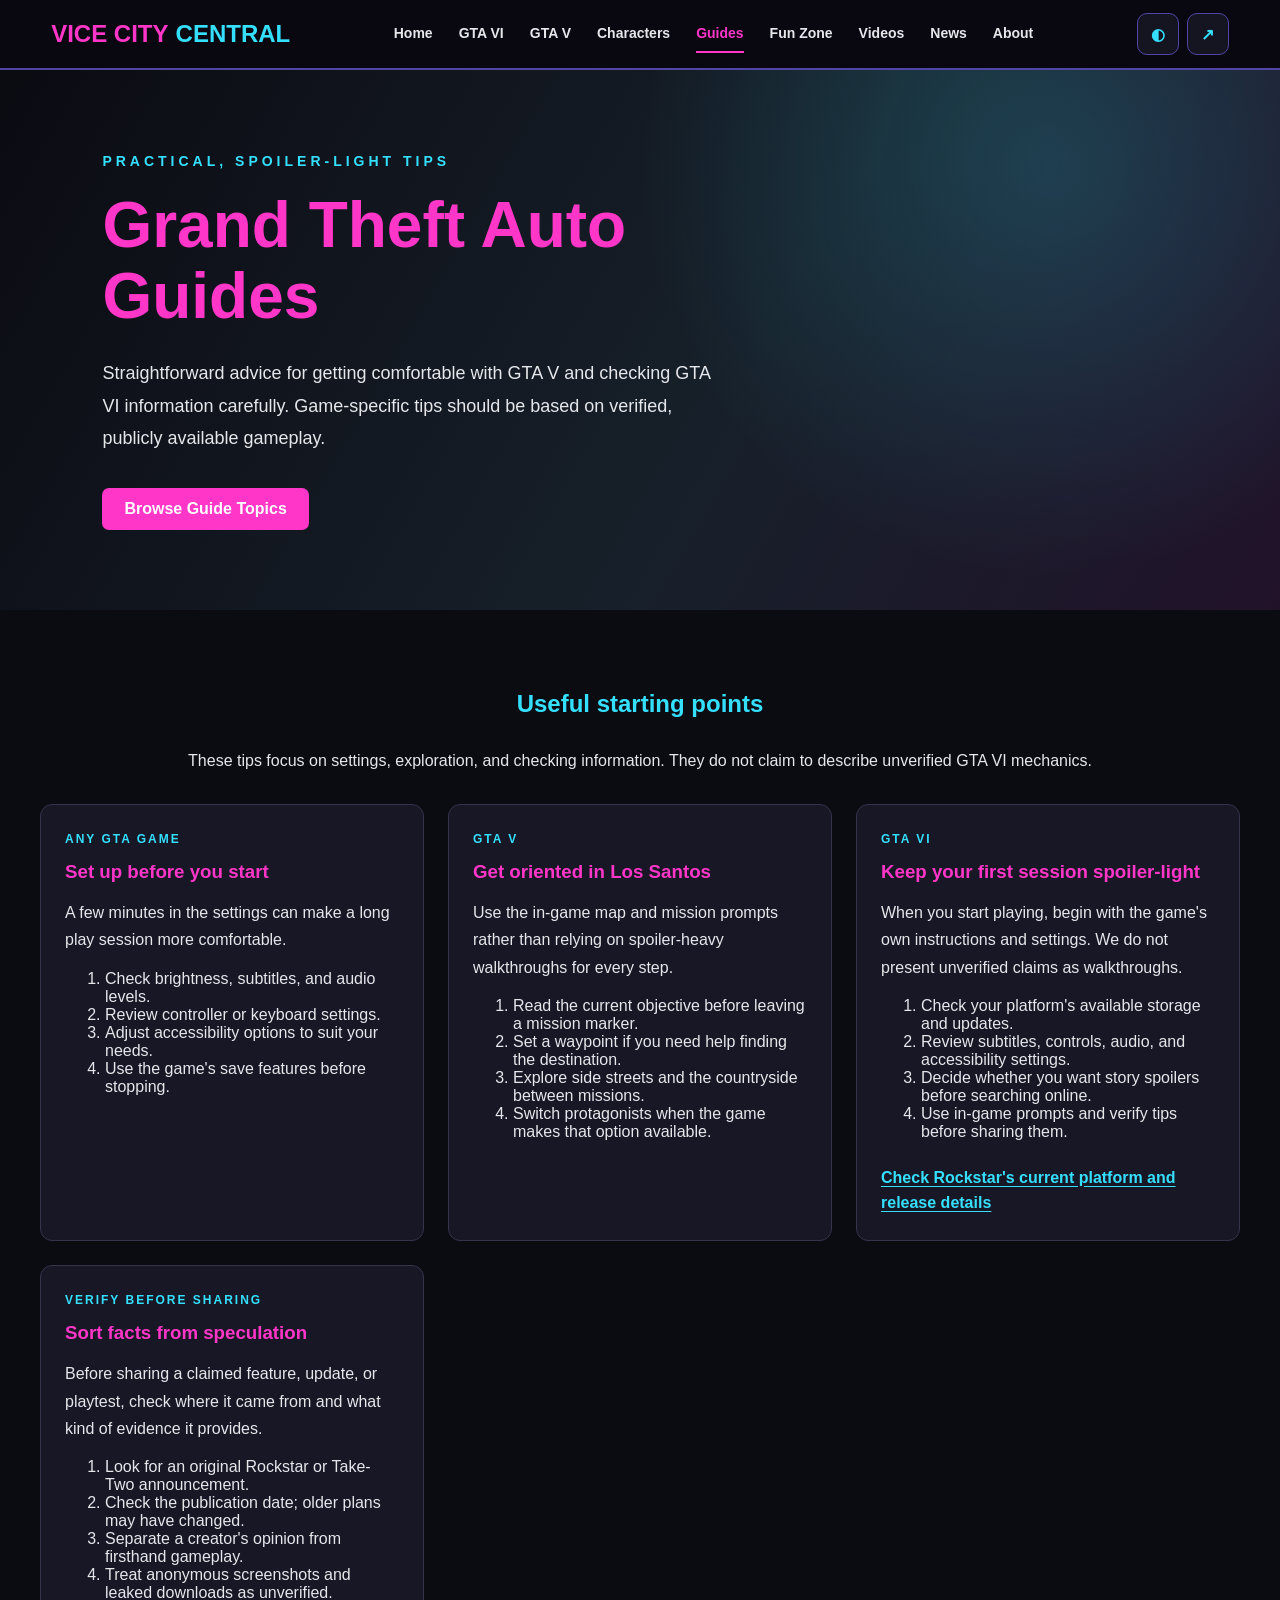
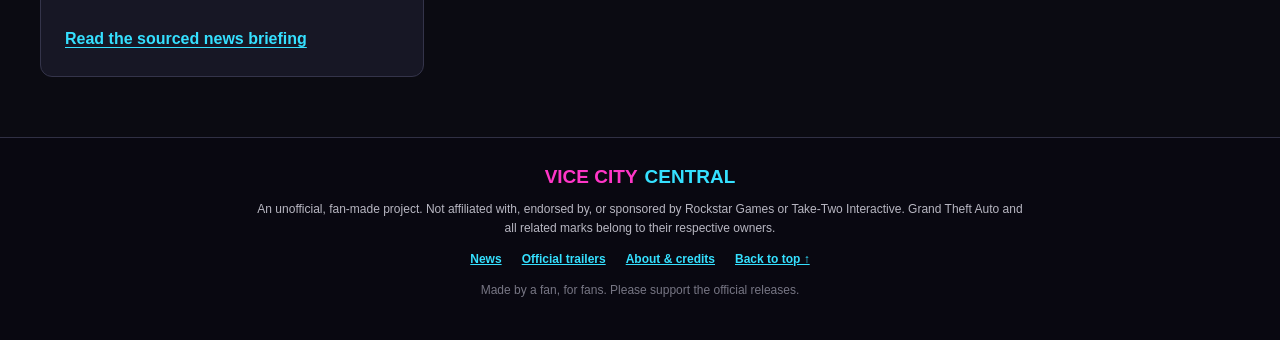
<file: guides.html>
<!DOCTYPE html>
<html lang="en">
  <head>
    <meta charset="UTF-8" />
    <meta name="viewport" content="width=device-width, initial-scale=1.0" />
    <meta name="description" content="Practical, spoiler-light tips for GTA V and a careful guide to checking GTA VI information." />
    <meta name="theme-color" content="#080910" />
    <meta property="og:type" content="website" />
    <meta property="og:title" content="GTA Guides | Vice City Central" />
    <meta property="og:description" content="Useful GTA tips, spoiler-light advice, and guidance for separating confirmed facts from rumors." />
    <title>Guides | Vice City Central</title>
    <link rel="icon" href="vice-city-mark.svg" type="image/svg+xml" />
    <link rel="stylesheet" href="stylee.css" />
  </head>
  <body>
    <a class="skip-link" href="#main-content">Skip to content</a>
    <header class="site-header">
      <a href="index.html" class="logo">
        <span class="logo-pink">VICE CITY</span>
        <span class="logo-cyan">CENTRAL</span>
      </a>

      <nav aria-label="Main navigation">
        <a href="index.html">Home</a>
        <a href="gta-6.html">GTA VI</a>
        <a href="gta-5.html">GTA V</a>
        <a href="characters.html">Characters</a>
        <a href="guides.html" class="active" aria-current="page">Guides</a>
        <a href="fun-zone.html">Fun Zone</a>
        <a href="videos.html">Videos</a>
        <a href="news.html">News</a>
        <a href="about.html">About</a>
      </nav>
      <div class="header-actions">
        <button class="icon-button" id="theme-button" type="button" aria-label="Switch color theme" title="Switch color theme">◐</button>
        <button class="icon-button" id="share-button" type="button" aria-label="Share Vice City Central" title="Share this page">↗</button>
      </div>
    </header>

    <main id="main-content">
      <section class="gta-hero guides-hero" aria-labelledby="guides-title">
        <div class="gta-hero-content">
          <p class="eyebrow">PRACTICAL, SPOILER-LIGHT TIPS</p>
          <h1 id="guides-title">Grand Theft Auto Guides</h1>
          <p class="gta-hero-description">
            Straightforward advice for getting comfortable with GTA V and
            checking GTA VI information carefully. Game-specific tips should
            be based on verified, publicly available gameplay.
          </p>
          <a href="#guide-topics" class="btn btn-pink">Browse Guide Topics</a>
        </div>
      </section>

      <section
        id="guide-topics"
        class="game-info guide-section"
        aria-labelledby="guide-topics-title"
      >
        <h2 id="guide-topics-title">Useful starting points</h2>
        <p class="game-info-intro">
          These tips focus on settings, exploration, and checking information.
          They do not claim to describe unverified GTA VI mechanics.
        </p>

        <div class="info-grid guide-grid">
          <article class="info-card">
            <p class="video-game-label">ANY GTA GAME</p>
            <h3>Set up before you start</h3>
            <p>
              A few minutes in the settings can make a long play session more
              comfortable.
            </p>
            <ol>
              <li>Check brightness, subtitles, and audio levels.</li>
              <li>Review controller or keyboard settings.</li>
              <li>Adjust accessibility options to suit your needs.</li>
              <li>Use the game's save features before stopping.</li>
            </ol>
          </article>

          <article class="info-card">
            <p class="video-game-label">GTA V</p>
            <h3>Get oriented in Los Santos</h3>
            <p>
              Use the in-game map and mission prompts rather than relying on
              spoiler-heavy walkthroughs for every step.
            </p>
            <ol>
              <li>Read the current objective before leaving a mission marker.</li>
              <li>Set a waypoint if you need help finding the destination.</li>
              <li>Explore side streets and the countryside between missions.</li>
              <li>Switch protagonists when the game makes that option available.</li>
            </ol>
          </article>

          <article class="info-card">
            <p class="video-game-label">GTA VI</p>
            <h3>Keep your first session spoiler-light</h3>
            <p>
              When you start playing, begin with the game's own instructions
              and settings. We do not present unverified claims as walkthroughs.
            </p>
            <ol>
              <li>Check your platform's available storage and updates.</li>
              <li>Review subtitles, controls, audio, and accessibility settings.</li>
              <li>Decide whether you want story spoilers before searching online.</li>
              <li>Use in-game prompts and verify tips before sharing them.</li>
            </ol>
            <a class="content-link" href="https://www.rockstargames.com/VI" target="_blank" rel="noopener noreferrer">Check Rockstar's current platform and release details<span class="visually-hidden"> (opens in a new tab)</span></a>
          </article>

          <article class="info-card">
            <p class="video-game-label">VERIFY BEFORE SHARING</p>
            <h3>Sort facts from speculation</h3>
            <p>
              Before sharing a claimed feature, update, or playtest, check
              where it came from and what kind of evidence it provides.
            </p>
            <ol>
              <li>Look for an original Rockstar or Take-Two announcement.</li>
              <li>Check the publication date; older plans may have changed.</li>
              <li>Separate a creator's opinion from firsthand gameplay.</li>
              <li>Treat anonymous screenshots and leaked downloads as unverified.</li>
            </ol>
            <a class="content-link" href="news.html">Read the sourced news briefing</a>
          </article>
        </div>
      </section>
    </main>
    <footer class="site-footer">
      <a href="index.html" class="logo" aria-label="Vice City Central home"><span class="logo-pink">VICE CITY</span><span class="logo-cyan">CENTRAL</span></a>
      <p>An unofficial, fan-made project. Not affiliated with, endorsed by, or sponsored by Rockstar Games or Take-Two Interactive. Grand Theft Auto and all related marks belong to their respective owners.</p>
      <p class="footer-links"><a href="news.html">News</a><a href="videos.html">Official trailers</a><a href="about.html">About &amp; credits</a><a href="#main-content">Back to top ↑</a></p>
      <p class="footer-small">Made by a fan, for fans. Please support the official releases.</p>
    </footer>
    <script src="script.js" defer></script>
  </body>
</html>
</file>
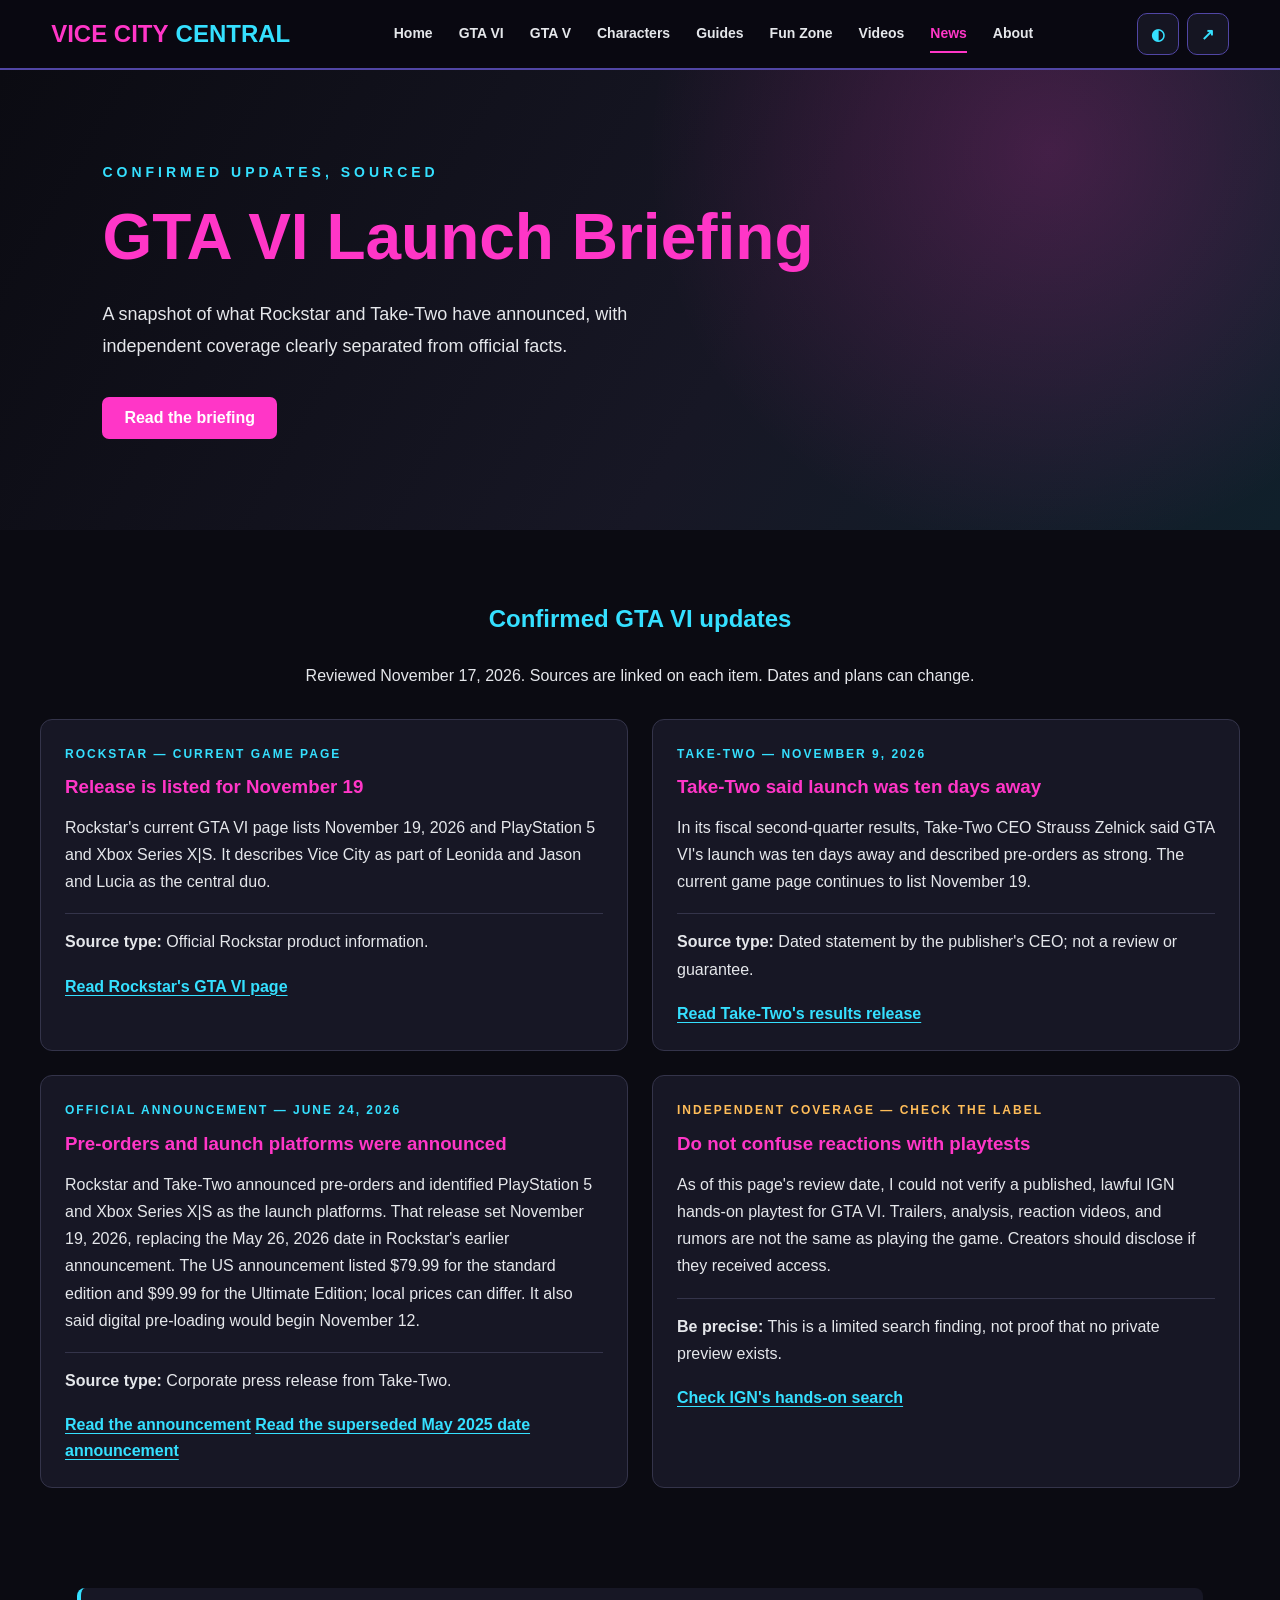
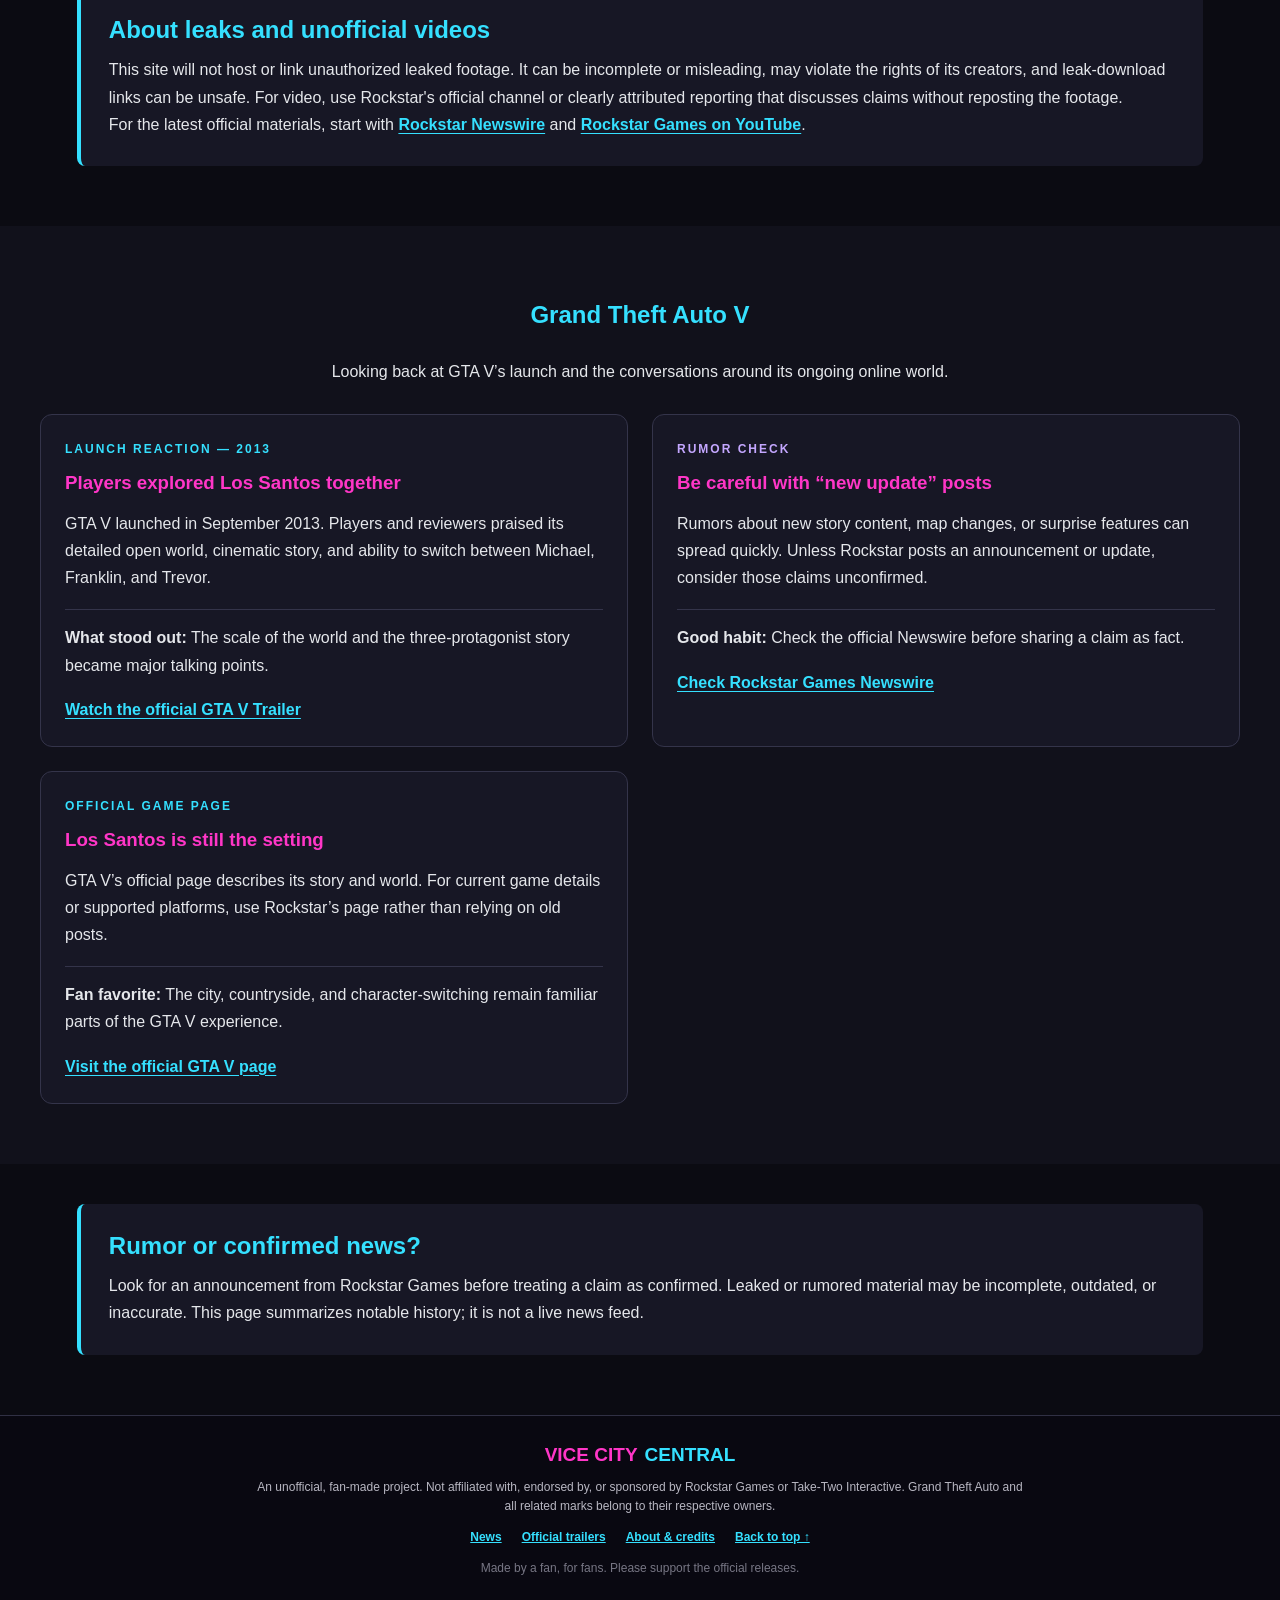
<file: news.html>
<!DOCTYPE html>
<html lang="en">
  <head>
    <meta charset="UTF-8" />
    <meta name="viewport" content="width=device-width, initial-scale=1.0" />
    <meta name="description" content="A sourced GTA VI launch briefing with Rockstar and Take-Two updates, official trailers, and clearly labeled reporting." />
    <meta name="theme-color" content="#080910" />
    <meta property="og:type" content="website" />
    <meta property="og:title" content="GTA VI Launch Briefing | Vice City Central" />
    <meta property="og:description" content="Confirmed GTA VI release information, company announcements, and links to official coverage." />
    <title>GTA VI Launch Briefing | Vice City Central</title>
    <link rel="icon" href="vice-city-mark.svg" type="image/svg+xml" />
    <link rel="stylesheet" href="stylee.css" />
  </head>
  <body>
    <a class="skip-link" href="#main-content">Skip to content</a>
    <header class="site-header">
      <a href="index.html" class="logo">
        <span class="logo-pink">VICE CITY</span>
        <span class="logo-cyan">CENTRAL</span>
      </a>

      <nav aria-label="Main navigation">
        <a href="index.html">Home</a>
        <a href="gta-6.html">GTA VI</a>
        <a href="gta-5.html">GTA V</a>
        <a href="characters.html">Characters</a>
        <a href="guides.html">Guides</a>
        <a href="fun-zone.html">Fun Zone</a>
        <a href="videos.html">Videos</a>
        <a href="news.html" class="active" aria-current="page">News</a>
        <a href="about.html">About</a>
      </nav>
      <div class="header-actions">
        <button class="icon-button" id="theme-button" type="button" aria-label="Switch color theme" title="Switch color theme">◐</button>
        <button class="icon-button" id="share-button" type="button" aria-label="Share Vice City Central" title="Share this page">↗</button>
      </div>
    </header>

    <main id="main-content">
      <section class="gta-hero news-hero" aria-labelledby="news-title">
        <div class="gta-hero-content">
          <p class="eyebrow">CONFIRMED UPDATES, SOURCED</p>
          <h1 id="news-title">GTA VI Launch Briefing</h1>
          <p class="gta-hero-description">
            A snapshot of what Rockstar and Take-Two have announced, with
            independent coverage clearly separated from official facts.
          </p>
          <a href="#news-updates" class="btn btn-pink">Read the briefing</a>
        </div>
      </section>

      <section id="news-updates" class="game-info news-section" aria-labelledby="news-updates-title">
        <h2 id="news-updates-title">Confirmed GTA VI updates</h2>
        <p class="game-info-intro">
          Reviewed <time datetime="2026-11-17">November 17, 2026</time>.
          Sources are linked on each item. Dates and plans can change.
        </p>

        <div class="info-grid news-grid">
          <article class="info-card news-card">
            <p class="news-label">ROCKSTAR — CURRENT GAME PAGE</p>
            <h3>Release is listed for November 19</h3>
            <p>
              Rockstar's current GTA VI page lists November 19, 2026 and
              PlayStation 5 and Xbox Series X|S. It describes Vice City as
              part of Leonida and Jason and Lucia as the central duo.
            </p>
            <p class="news-reaction"><strong>Source type:</strong> Official Rockstar product information.</p>
            <a class="news-source" href="https://www.rockstargames.com/VI" target="_blank" rel="noopener noreferrer">Read Rockstar's GTA VI page<span class="visually-hidden"> (opens in a new tab)</span></a>
          </article>

          <article class="info-card news-card">
            <p class="news-label">TAKE-TWO — NOVEMBER 9, 2026</p>
            <h3>Take-Two said launch was ten days away</h3>
            <p>
              In its fiscal second-quarter results, Take-Two CEO Strauss
              Zelnick said GTA VI's launch was ten days away and described
              pre-orders as strong. The current game page continues to list
              November 19.
            </p>
            <p class="news-reaction"><strong>Source type:</strong> Dated statement by the publisher's CEO; not a review or guarantee.</p>
            <a class="news-source" href="https://www.take2games.com/ir/news/take-two-interactive-software-inc-reports-results-fiscal-4" target="_blank" rel="noopener noreferrer">Read Take-Two's results release<span class="visually-hidden"> (opens in a new tab)</span></a>
          </article>

          <article class="info-card news-card">
            <p class="news-label">OFFICIAL ANNOUNCEMENT — JUNE 24, 2026</p>
            <h3>Pre-orders and launch platforms were announced</h3>
            <p>
              Rockstar and Take-Two announced pre-orders and identified
              PlayStation 5 and Xbox Series X|S as the launch platforms.
              That release set November 19, 2026, replacing the May 26, 2026
              date in Rockstar's earlier announcement.
              The US announcement listed $79.99 for the standard edition and
              $99.99 for the Ultimate Edition; local prices can differ.
              It also said digital pre-loading would begin November 12.
            </p>
            <p class="news-reaction"><strong>Source type:</strong> Corporate press release from Take-Two.</p>
            <a class="news-source" href="https://www.take2games.com/ir/news/rockstar-games-announces-pre-orders-grand-theft-auto-vi" target="_blank" rel="noopener noreferrer">Read the announcement<span class="visually-hidden"> (opens in a new tab)</span></a>
            <a class="news-source" href="https://www.rockstargames.com/newswire/article/258aa538o412ok/grand-theft-auto-vi-is-now-coming-may-26-2026" target="_blank" rel="noopener noreferrer">Read the superseded May 2025 date announcement<span class="visually-hidden"> (opens in a new tab)</span></a>
          </article>

          <article class="info-card news-card">
            <p class="news-label news-label-caution">INDEPENDENT COVERAGE — CHECK THE LABEL</p>
            <h3>Do not confuse reactions with playtests</h3>
            <p>
              As of this page's review date, I could not verify a published,
              lawful IGN hands-on playtest for GTA VI. Trailers, analysis,
              reaction videos, and rumors are not the same as playing the game.
              Creators should disclose if they received access.
            </p>
            <p class="news-reaction"><strong>Be precise:</strong> This is a limited search finding, not proof that no private preview exists.</p>
            <a class="news-source" href="https://www.ign.com/search?q=GTA%206%20hands-on" target="_blank" rel="noopener noreferrer">Check IGN's hands-on search<span class="visually-hidden"> (opens in a new tab)</span></a>
          </article>
        </div>
      </section>

      <aside class="news-note" aria-labelledby="leak-note-title">
        <h2 id="leak-note-title">About leaks and unofficial videos</h2>
        <p>
          This site will not host or link unauthorized leaked footage. It can
          be incomplete or misleading, may violate the rights of its creators,
          and leak-download links can be unsafe. For video, use Rockstar's
          official channel or clearly attributed reporting that discusses
          claims without reposting the footage.
        </p>
        <p>
          For the latest official materials, start with
          <a class="news-source" href="https://www.rockstargames.com/newswire" target="_blank" rel="noopener noreferrer">Rockstar Newswire<span class="visually-hidden"> (opens in a new tab)</span></a>
          and
          <a class="news-source" href="https://www.youtube.com/@RockstarGames" target="_blank" rel="noopener noreferrer">Rockstar Games on YouTube<span class="visually-hidden"> (opens in a new tab)</span></a>.
        </p>
      </aside>

      <section class="game-info news-section news-section-alt">
        <h2>Grand Theft Auto V</h2>
        <p class="game-info-intro">
          Looking back at GTA V’s launch and the conversations around its
          ongoing online world.
        </p>

        <div class="info-grid news-grid">
          <article class="info-card news-card">
            <p class="news-label">LAUNCH REACTION — 2013</p>
            <h3>Players explored Los Santos together</h3>
            <p>
              GTA V launched in September 2013. Players and reviewers praised
              its detailed open world, cinematic story, and ability to switch
              between Michael, Franklin, and Trevor.
            </p>
            <p class="news-reaction">
              <strong>What stood out:</strong> The scale of the world and the
              three-protagonist story became major talking points.
            </p>
            <a
              class="news-source"
              href="https://www.youtube.com/watch?v=QkkoHAzjnUs"
            >
              Watch the official GTA V Trailer
            </a>
          </article>

          <article class="info-card news-card">
            <p class="news-label news-label-rumor">RUMOR CHECK</p>
            <h3>Be careful with “new update” posts</h3>
            <p>
              Rumors about new story content, map changes, or surprise
              features can spread quickly. Unless Rockstar posts an
              announcement or update, consider those claims unconfirmed.
            </p>
            <p class="news-reaction">
              <strong>Good habit:</strong> Check the official Newswire before
              sharing a claim as fact.
            </p>
            <a class="news-source" href="https://www.rockstargames.com/newswire">
              Check Rockstar Games Newswire
            </a>
          </article>

          <article class="info-card news-card">
            <p class="news-label">OFFICIAL GAME PAGE</p>
            <h3>Los Santos is still the setting</h3>
            <p>
              GTA V’s official page describes its story and world. For current
              game details or supported platforms, use Rockstar’s page rather
              than relying on old posts.
            </p>
            <p class="news-reaction">
              <strong>Fan favorite:</strong> The city, countryside, and
              character-switching remain familiar parts of the GTA V
              experience.
            </p>
            <a class="news-source" href="https://www.rockstargames.com/gta-v">
              Visit the official GTA V page
            </a>
          </article>
        </div>
      </section>

      <aside class="news-note" aria-label="How to read rumors">
        <h2>Rumor or confirmed news?</h2>
        <p>
          Look for an announcement from Rockstar Games before treating a claim
          as confirmed. Leaked or rumored material may be incomplete, outdated,
          or inaccurate. This page summarizes notable history; it is not a
          live news feed.
        </p>
      </aside>
    </main>
    <footer class="site-footer">
      <a href="index.html" class="logo" aria-label="Vice City Central home"><span class="logo-pink">VICE CITY</span><span class="logo-cyan">CENTRAL</span></a>
      <p>An unofficial, fan-made project. Not affiliated with, endorsed by, or sponsored by Rockstar Games or Take-Two Interactive. Grand Theft Auto and all related marks belong to their respective owners.</p>
      <p class="footer-links"><a href="news.html">News</a><a href="videos.html">Official trailers</a><a href="about.html">About &amp; credits</a><a href="#main-content">Back to top ↑</a></p>
      <p class="footer-small">Made by a fan, for fans. Please support the official releases.</p>
    </footer>
    <script src="script.js" defer></script>
  </body>
</html>
</file>
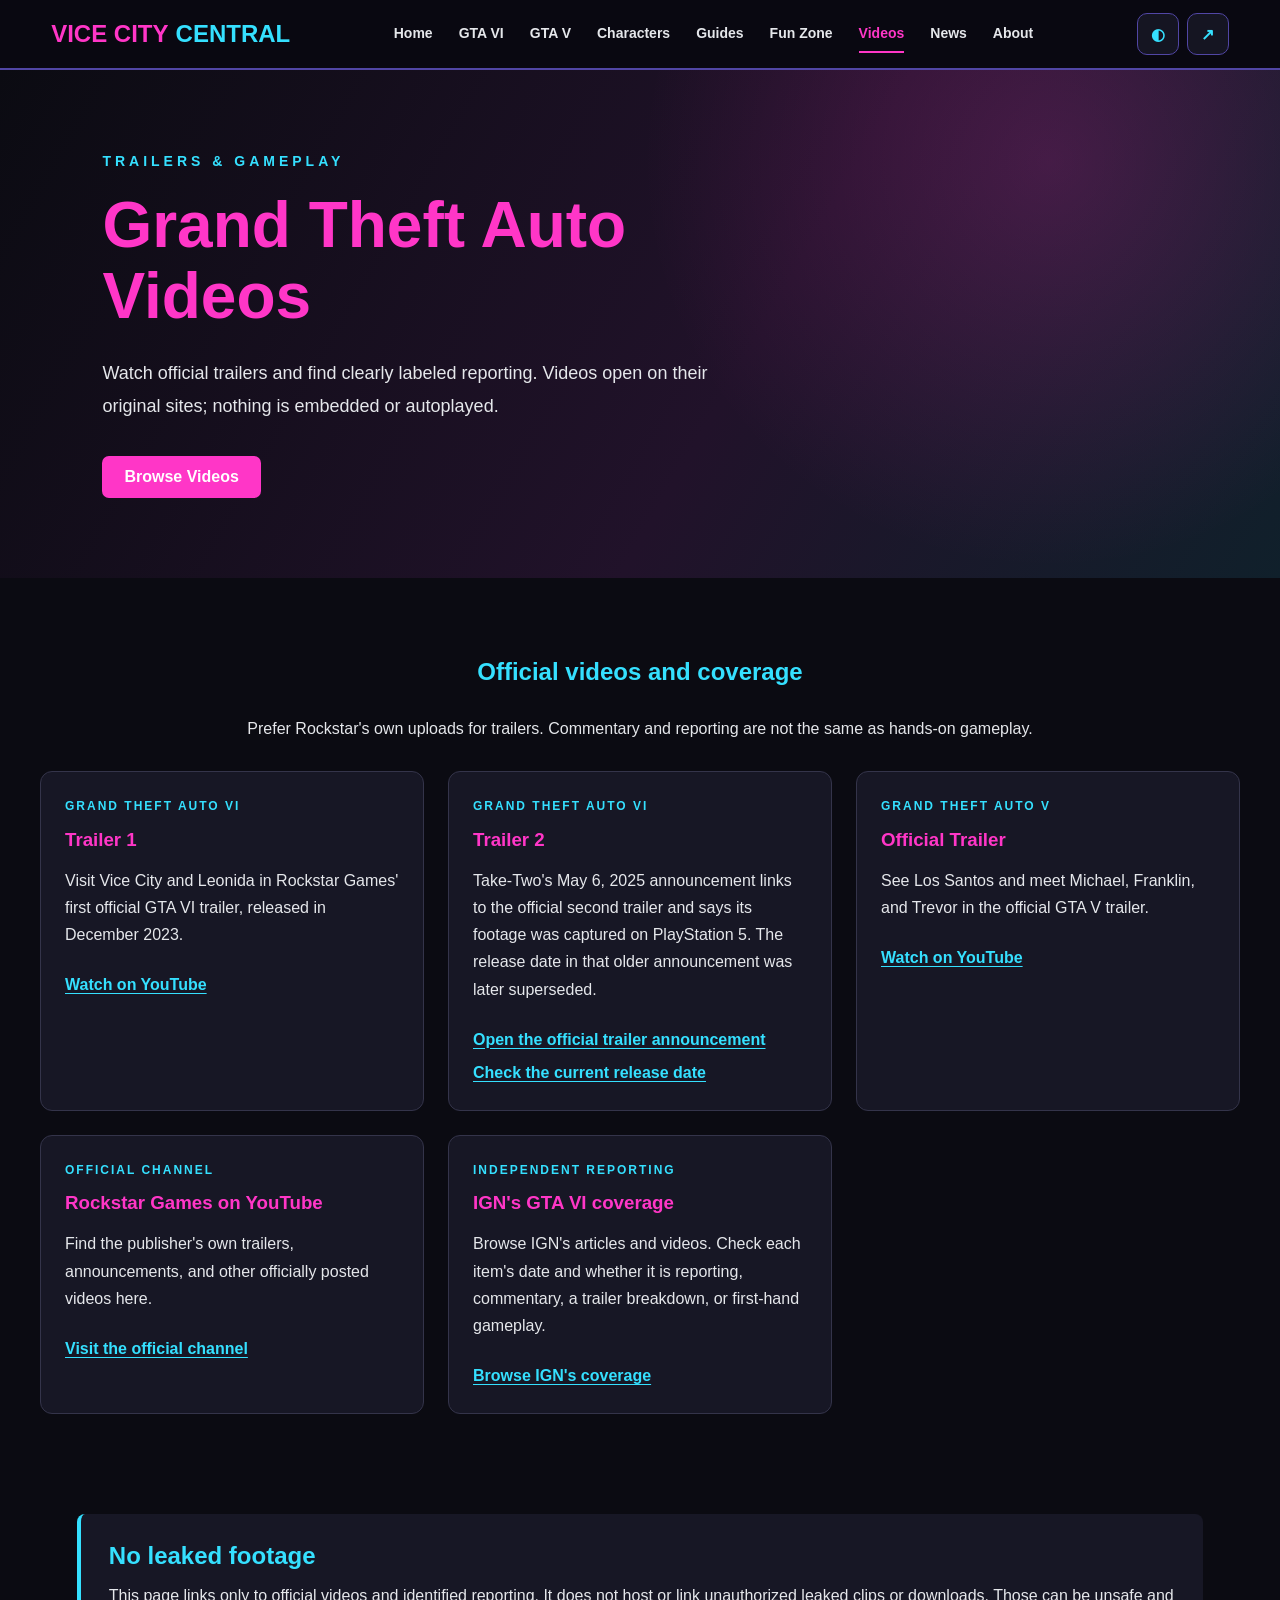
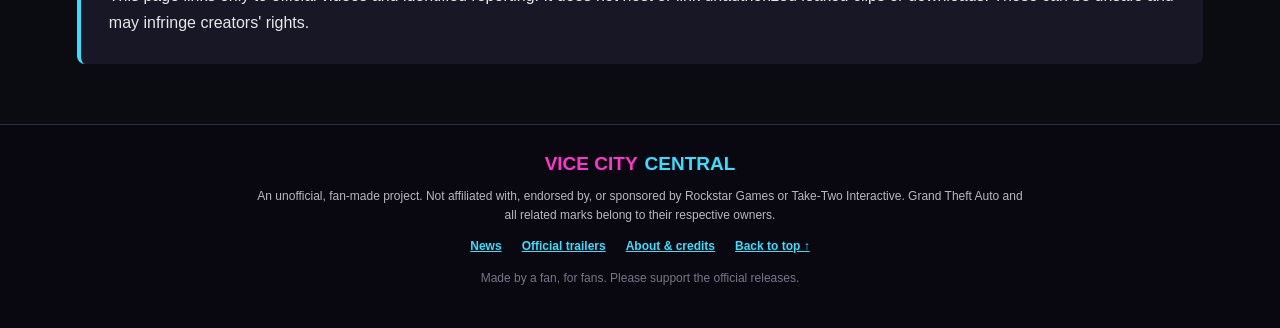
<file: videos.html>
<!DOCTYPE html>
<html lang="en">
  <head>
    <meta charset="UTF-8" />
    <meta name="viewport" content="width=device-width, initial-scale=1.0" />
    <meta name="description" content="Find official GTA VI and GTA V trailers, plus clearly labeled independent coverage." />
    <meta name="theme-color" content="#080910" />
    <meta property="og:type" content="website" />
    <meta property="og:title" content="GTA Videos &amp; Coverage | Vice City Central" />
    <meta property="og:description" content="Official Rockstar trailers and links to independent GTA VI coverage." />
    <title>Videos | Vice City Central</title>
    <link rel="icon" href="vice-city-mark.svg" type="image/svg+xml" />
    <link rel="stylesheet" href="stylee.css" />
  </head>
  <body>
    <a class="skip-link" href="#main-content">Skip to content</a>
    <header class="site-header">
      <a href="index.html" class="logo">
        <span class="logo-pink">VICE CITY</span>
        <span class="logo-cyan">CENTRAL</span>
      </a>

      <nav aria-label="Main navigation">
        <a href="index.html">Home</a>
        <a href="gta-6.html">GTA VI</a>
        <a href="gta-5.html">GTA V</a>
        <a href="characters.html">Characters</a>
        <a href="guides.html">Guides</a>
        <a href="fun-zone.html">Fun Zone</a>
        <a href="videos.html" class="active" aria-current="page">Videos</a>
        <a href="news.html">News</a>
        <a href="about.html">About</a>
      </nav>
      <div class="header-actions">
        <button class="icon-button" id="theme-button" type="button" aria-label="Switch color theme" title="Switch color theme">◐</button>
        <button class="icon-button" id="share-button" type="button" aria-label="Share Vice City Central" title="Share this page">↗</button>
      </div>
    </header>

    <main id="main-content">
      <section class="gta-hero videos-hero" aria-labelledby="videos-title">
        <div class="gta-hero-content">
          <p class="eyebrow">TRAILERS &amp; GAMEPLAY</p>
          <h1 id="videos-title">Grand Theft Auto Videos</h1>
          <p class="gta-hero-description">
            Watch official trailers and find clearly labeled reporting. Videos
            open on their original sites; nothing is embedded or autoplayed.
          </p>
          <a href="#video-library" class="btn btn-pink">Browse Videos</a>
        </div>
      </section>

      <section
        id="video-library"
        class="game-info video-section"
        aria-labelledby="video-library-title"
      >
        <h2 id="video-library-title">Official videos and coverage</h2>
        <p class="game-info-intro">
          Prefer Rockstar's own uploads for trailers. Commentary and reporting
          are not the same as hands-on gameplay.
        </p>

        <div class="info-grid video-grid">
          <article class="info-card video-card">
            <p class="video-game-label">GRAND THEFT AUTO VI</p>
            <h3>Trailer 1</h3>
            <p>
              Visit Vice City and Leonida in Rockstar Games' first official
              GTA VI trailer, released in December 2023.
            </p>
            <a
              class="content-link"
              href="https://www.youtube.com/watch?v=QdBZY2fkU-0"
              target="_blank"
              rel="noopener noreferrer"
            >
              Watch on YouTube
              <span class="visually-hidden"> (opens in a new tab)</span>
            </a>
          </article>

          <article class="info-card video-card">
            <p class="video-game-label">GRAND THEFT AUTO VI</p>
            <h3>Trailer 2</h3>
            <p>
              Take-Two's May 6, 2025 announcement links to the official second
              trailer and says its footage was captured on PlayStation 5. The
              release date in that older announcement was later superseded.
            </p>
            <a class="content-link" href="https://www.take2games.com/ir/news/adding-multimedia-rockstar-games-releases-trailer-2-grand-theft" target="_blank" rel="noopener noreferrer">
              Open the official trailer announcement
              <span class="visually-hidden"> (opens in a new tab)</span>
            </a>
            <a class="content-link" href="https://www.take2games.com/ir/news/rockstar-games-announces-pre-orders-grand-theft-auto-vi" target="_blank" rel="noopener noreferrer">
              Check the current release date
              <span class="visually-hidden"> (opens in a new tab)</span>
            </a>
          </article>

          <article class="info-card video-card">
            <p class="video-game-label">GRAND THEFT AUTO V</p>
            <h3>Official Trailer</h3>
            <p>
              See Los Santos and meet Michael, Franklin, and Trevor in the
              official GTA V trailer.
            </p>
            <a
              class="content-link"
              href="https://www.youtube.com/watch?v=QkkoHAzjnUs"
              target="_blank"
              rel="noopener noreferrer"
            >
              Watch on YouTube
              <span class="visually-hidden"> (opens in a new tab)</span>
            </a>
          </article>

          <article class="info-card video-card">
            <p class="video-game-label">OFFICIAL CHANNEL</p>
            <h3>Rockstar Games on YouTube</h3>
            <p>
              Find the publisher's own trailers, announcements, and other
              officially posted videos here.
            </p>
            <a class="content-link" href="https://www.youtube.com/@RockstarGames" target="_blank" rel="noopener noreferrer">
              Visit the official channel
              <span class="visually-hidden"> (opens in a new tab)</span>
            </a>
          </article>

          <article class="info-card video-card">
            <p class="video-game-label">INDEPENDENT REPORTING</p>
            <h3>IGN's GTA VI coverage</h3>
            <p>
              Browse IGN's articles and videos. Check each item's date and
              whether it is reporting, commentary, a trailer breakdown, or
              first-hand gameplay.
            </p>
            <a class="content-link" href="https://www.ign.com/games/grand-theft-auto-vi" target="_blank" rel="noopener noreferrer">
              Browse IGN's coverage
              <span class="visually-hidden"> (opens in a new tab)</span>
            </a>
          </article>
        </div>
      </section>

      <aside class="news-note" aria-labelledby="video-safety-title">
        <h2 id="video-safety-title">No leaked footage</h2>
        <p>
          This page links only to official videos and identified reporting.
          It does not host or link unauthorized leaked clips or downloads.
          Those can be unsafe and may infringe creators' rights.
        </p>
      </aside>
    </main>
    <footer class="site-footer">
      <a href="index.html" class="logo" aria-label="Vice City Central home"><span class="logo-pink">VICE CITY</span><span class="logo-cyan">CENTRAL</span></a>
      <p>An unofficial, fan-made project. Not affiliated with, endorsed by, or sponsored by Rockstar Games or Take-Two Interactive. Grand Theft Auto and all related marks belong to their respective owners.</p>
      <p class="footer-links"><a href="news.html">News</a><a href="videos.html">Official trailers</a><a href="about.html">About &amp; credits</a><a href="#main-content">Back to top ↑</a></p>
      <p class="footer-small">Made by a fan, for fans. Please support the official releases.</p>
    </footer>
    <script src="script.js" defer></script>
  </body>
</html>
</file>
<file: stylee.css>
:root {
  --color-background: #0B0B12;
  --color-surface: #151522;
  --color-pink: #FF36C7;
  --color-cyan: #35E0FF;
  --color-text: #E5E7EB;
  --color-border: #303044;

  --spacing-small: 12px;
  --spacing-medium: 22px;
  --spacing-large: 40px;

  --card-radius: 14px;
}

/* ========================================
   1. RESET AND MAIN WEBSITE STYLES
======================================== */

/* Make sizing easier to control */
* {
    box-sizing: border-box;
}

html {
    scroll-behavior: smooth;
}

/* Main website background and text */
body {
    margin: 0;
    background-color: #0B0B12;
    color: #E5E7EB;
    font-family: Arial, sans-serif;
}

.neon-mode {
    background-color: #100b20;
    color: #fff2fc;
}

.neon-mode h1,
.neon-mode h2 {
    color: #ff36c7;
}

.neon-mode .site-header,
.neon-mode .rail-card,
.neon-mode .story-card,
.neon-mode .portal-card,
.neon-mode .site-footer {
    background-color: #171127;
}

img {
    max-width: 100%;
}

a:focus-visible {
    outline: 3px solid #35E0FF;
    outline-offset: 4px;
}

/* Paragraphs */
p {
    font-size: 16px;
    line-height: 1.6;
}


/* ========================================
   2. NAVIGATION BAR
======================================== */

/* The bar at the top of the website */

/* Navigation bar */
.site-header {
    min-height: 70px;
    padding: 12px 4%;
    background-color: #090811;
    border-bottom: 2px solid #5146A5;

    display: flex;
    justify-content: space-between;
    align-items: center;
    gap: 30px;
}

/* Text logo */
.logo {
    display: flex;
    align-items: center;
    gap: 7px;
    text-decoration: none;
    white-space: nowrap;
    font-size: 24px;
    font-weight: bold;
}

/* Pink part of the logo */
.logo-pink {
    color: #FF36C7;
}

/* Cyan part of the logo */
.logo-cyan {
    color: #35E0FF;
}

/* Navigation links */
.site-header nav {
    display: flex;
    align-items: center;
    justify-content: flex-end;
    flex-wrap: wrap;
    gap: 26px;
}

/* Individual links */
.site-header nav a {
    color: #E5E7EB;
    text-decoration: none;
    font-size: 14px;
    font-weight: bold;
    padding: 10px 0;
    border-bottom: 2px solid transparent;
    transition: color 0.2s ease,
                border-color 0.2s ease,
                text-shadow 0.2s ease;
}

/* Hover effect */
.site-header nav a:hover,
.site-header nav a.active:hover {
    color: #35E0FF;
    border-bottom-color: #35E0FF;
    text-shadow: 0 0 10px rgba(53, 224, 255, 0.6);
}

/* Highlight the current page */
.site-header nav a.active {
    color: #FF36C7;
    border-bottom-color: #FF36C7;
}

/* Smaller screens */
@media (max-width: 900px) {
    .site-header {
        flex-direction: column;
        gap: 12px;
    }

    .site-header nav {
        width: 100%;
        justify-content: center;
        gap: 10px 16px;
    }

    .logo {
        font-size: 22px;
    }
}


/* ========================================
   3. WELCOME / HERO SECTION
======================================== */

.hero {
    min-height: 75vh;
    display: flex;
    align-items: center;
    padding: 80px 8%;
    background:
        radial-gradient(ellipse at 82% 25%, rgba(255, 54, 199, 0.25), transparent 34%),
        linear-gradient(120deg, #0b0b12, #151522 55%, #10202b);
    border-bottom: 2px solid #FF36C7;
}

/* Keep the welcome text readable */
.hero-content {
    max-width: 760px;
}

.hero-tag {
    color: #35E0FF;
    font-weight: bold;
    letter-spacing: 4px;
    text-transform: uppercase;
}

/* Main welcome title */
.hero h1 {
    color: #FF36C7;
    font-size: clamp(2.5rem, 6vw, 5.5rem);
    line-height: 1.05;
    margin: 16px 0;
    text-shadow: 0 0 24px rgba(255, 54, 199, 0.3);
}

/* Highlight the website name */
.hero h1 span {
    color: #FF36C7;
}

/* Welcome subtitle */
.hero h2 {
    color: #35E0FF;
    font-size: 20px;
    margin-bottom: 15px;
}

/* Welcome paragraph */
.hero-description {
    max-width: 600px;
    color: #E5E7EB;
    font-size: 1.1rem;
    line-height: 1.8;
}


/* ========================================
   4. WELCOME SECTION BUTTONS
======================================== */

/* Shared button styles */
.btn {
    display: inline-block;
    padding: 12px 22px;
    border-radius: 7px;
    text-decoration: none;
    font-weight: bold;
    text-align: center;
    transition: transform 0.2s ease;
}

/* Button hover effect */
.btn:hover {
    transform: translateY(-2px);
}

/* Pink button */
.btn-pink {
    background-color: #FF36C7;
    color: white;
}

/* Cyan outlined button */
.btn-cyan {
    border: 2px solid #35E0FF;
    color: #35E0FF;
    background-color: transparent;
}

/* Space between welcome buttons */
.hero-buttons {
    display: flex;
    flex-wrap: wrap;
    gap: 14px;
    margin-top: 28px;
}

.button {
    display: inline-block;
    padding: 14px 22px;
    border-radius: 8px;
    text-decoration: none;
    font-weight: bold;
    transition: transform 0.2s ease,
                background-color 0.2s ease;
}

.button:hover {
    transform: translateY(-3px);
}

.button-primary {
    background: #FF36C7;
    color: #0B0B12;
}

.button-secondary {
    border: 2px solid #35E0FF;
    color: #35E0FF;
    background: rgba(11, 11, 18, 0.7);
}


/* ========================================
   5. FEATURED GAMES SECTION
======================================== */

/* Space around the entire section */
.featured {
    padding: 25px 4% 40px;
}

/* Featured Games heading */
.section-title {
    font-size: 32px;
    margin: 0 0 20px;
    color: #35E0FF;
    text-transform: uppercase;
}

/* Place game cards in two columns */
.game-grid {
    display: grid;
    grid-template-columns: repeat(2, minmax(0, 1fr));
    gap: 28px;
}

/* Individual game card */
.game-card {
    background-color: #191923;
    border: 1px solid #5146A5;
    border-radius: 10px;
    overflow: hidden;

    transition: transform 0.2s ease,
                border-color 0.2s ease,
                box-shadow 0.2s ease;
}

/* Card hover effect */
.game-card:hover {
    transform: translateY(-4px);
    border-color: #FF36C7;
    box-shadow: 0 0 18px rgba(255, 54, 199, 0.15);
}


/* Game artwork */
.game-card > img {
    width: 100%;
    height: 185px;
    object-fit: cover;
    display: block;
}

/* Space around card text */
.card-content {
    padding: 18px;
}

/* Game titles */
.game-card h3 {
    color: #FF36C7;
    font-size: 23px;
    margin: 0 0 8px;
}

/* Space below game descriptions */
.game-card p {
    margin: 0 0 18px;
}

/* GTA VI hero section */
.gta-hero {
    min-height: 460px;
    padding: 80px 8%;
    display: flex;
    align-items: center;
    background:
        radial-gradient(ellipse at 82% 18%, rgba(53, 224, 255, 0.16), transparent 34%),
        radial-gradient(ellipse at 70% 100%, rgba(255, 54, 199, 0.24), transparent 40%),
        linear-gradient(120deg, #0b0b12, #151522 58%, #101b2a);
}

.gta-hero.gta5-hero {
    background:
        radial-gradient(ellipse at 82% 18%, rgba(255, 189, 89, 0.18), transparent 35%),
        linear-gradient(120deg, #0b0b12, #211827 58%, #151522);
}

.gta-hero.fun-hero {
    background-image:
        radial-gradient(
            circle at 80% 20%,
            rgba(53, 224, 255, 0.2),
            transparent 35%
        ),
        linear-gradient(120deg, #0B0B12, #21122A 60%, #101B2A);
}

.gta-hero.characters-hero {
    background:
        radial-gradient(ellipse at 78% 24%, rgba(255, 54, 199, 0.24), transparent 34%),
        radial-gradient(ellipse at 72% 95%, rgba(53, 224, 255, 0.18), transparent 38%),
        linear-gradient(120deg, #0b0b12, #171725 60%, #10202b);
}

.gta-hero.news-hero {
    background-image:
        radial-gradient(
            circle at 82% 18%,
            rgba(255, 54, 199, 0.2),
            transparent 36%
        ),
        linear-gradient(120deg, #0B0B12, #171725 58%, #10202B);
}

.gta-hero.guides-hero {
    background-image:
        radial-gradient(
            circle at 82% 18%,
            rgba(53, 224, 255, 0.18),
            transparent 36%
        ),
        linear-gradient(120deg, #0B0B12, #17202A 58%, #21122A);
}

.gta-hero.videos-hero {
    background-image:
        radial-gradient(
            circle at 82% 18%,
            rgba(255, 54, 199, 0.18),
            transparent 36%
        ),
        linear-gradient(120deg, #0B0B12, #21122A 58%, #10202B);
}

.gta-hero-content {
    max-width: 720px;
}

.gta-hero .eyebrow {
    margin: 0 0 18px;
    color: #35E0FF;
    font-size: 14px;
    font-weight: bold;
    letter-spacing: 4px;
}

.gta-hero h1 {
    margin: 0 0 26px;
    color: #FF36C7;
    font-size: clamp(38px, 5vw, 64px);
    line-height: 1.1;
}

.gta-hero-description {
    max-width: 620px;
    margin: 0 0 34px;
    font-size: 18px;
    line-height: 1.8;
}

.info-grid > *,
.game-grid > * {
    min-width: 0;
}

.content-link {
    display: inline-block;
    margin-top: 8px;
    color: #35e0ff;
    font-weight: bold;
    line-height: 1.6;
    text-underline-offset: 3px;
    overflow-wrap: anywhere;
}

.content-link:hover {
    color: #ff36c7;
}

.video-game-label {
    margin: 0 0 12px;
    color: #35e0ff;
    font-size: 12px;
    font-weight: bold;
    letter-spacing: 2px;
}

.visually-hidden {
    position: absolute;
    width: 1px;
    height: 1px;
    padding: 0;
    margin: -1px;
    overflow: hidden;
    clip: rect(0, 0, 0, 0);
    white-space: nowrap;
    border: 0;
}


/* ========================================
   6. MOBILE / SMALL SCREEN LAYOUT
======================================== */


/* GTA VI information layout */
.game-info {
  padding: 60px 40px;
}

.game-info h2 {
  color: #35e0ff;
  text-align: center;
  margin-bottom: 30px;
}

.game-info-intro {
  margin: 0 auto 30px;
  text-align: center;
}

.character-section {
  padding: 60px 6%;
}

.character-section h2 {
  margin: 0 0 14px;
  color: #35e0ff;
  text-align: center;
}

.character-intro {
  margin: 0 auto 32px;
  text-align: center;
}

.character-section-alt {
  background-color: #11111b;
}

.character-grid {
  display: grid;
  grid-template-columns: repeat(2, minmax(0, 1fr));
  gap: 26px;
  max-width: 1100px;
  margin: 0 auto;
}

.character-card {
  overflow: hidden;
  background-color: #171725;
  border: 1px solid #34344a;
  border-radius: 12px;
  transition: transform 0.3s ease, border-color 0.3s ease;
}

.character-card:hover {
  transform: translateY(-5px);
  border-color: #35e0ff;
}

.character-card-art {
  position: relative;
  display: grid;
  width: 100%;
  height: 300px;
  overflow: hidden;
  place-items: center;
  background-color: #171725;
}

.character-card-art::before {
  position: absolute;
  width: 62%;
  height: 78%;
  border: 1px solid rgba(255, 255, 255, 0.28);
  border-radius: 48% 48% 12px 12px;
  content: "";
  transform: rotate(-8deg);
}

.character-card-art span {
  position: relative;
  color: rgba(255, 255, 255, 0.86);
  font-size: clamp(80px, 12vw, 128px);
  font-weight: 900;
  line-height: 1;
  text-shadow: 0 0 34px rgba(255, 255, 255, 0.25);
}

.character-art-lucia {
  background: radial-gradient(circle at 72% 24%, rgba(255, 54, 199, 0.62), transparent 38%), linear-gradient(145deg, #151522, #5c214f);
}

.character-art-jason {
  background: radial-gradient(circle at 28% 22%, rgba(53, 224, 255, 0.56), transparent 38%), linear-gradient(145deg, #111a24, #1d3850);
}

.character-art-franklin {
  background: radial-gradient(circle at 68% 28%, rgba(255, 189, 89, 0.52), transparent 40%), linear-gradient(145deg, #171725, #4a3522);
}

.character-art-michael {
  background: radial-gradient(circle at 30% 26%, rgba(180, 161, 255, 0.48), transparent 40%), linear-gradient(145deg, #141420, #34344a);
}

.character-art-trevor {
  background: radial-gradient(circle at 70% 20%, rgba(255, 111, 89, 0.54), transparent 38%), linear-gradient(145deg, #17131a, #4b2628);
}

.character-card-content {
  padding: 24px;
}

.character-game-label {
  margin: 0 0 10px;
  color: #35e0ff;
  font-size: 12px;
  font-weight: bold;
  letter-spacing: 2px;
}

.character-card h3 {
  margin: 0 0 12px;
  color: #ff36c7;
  font-size: 23px;
}

.character-card-content > p:last-child {
  margin: 0;
  line-height: 1.7;
}

.info-grid {
  display: grid;
  grid-template-columns: repeat(3, minmax(0, 1fr));
  gap: 24px;
}



/* GTA VI information cards */
.info-card {
  background-color: #171725;
  color: #e5e7eb;
  padding: 24px;
  border: 1px solid #34344a;
  border-radius: 12px;
  transition: transform 0.3s ease, border-color 0.3s ease;
}

.info-card h3 {
  color: #ff36c7;
  margin-top: 0;
  margin-bottom: 12px;
}

.info-card p {
  line-height: 1.7;
}

.news-section {
  padding-top: 55px;
  padding-bottom: 60px;
}

.news-section-alt {
  background-color: #11111b;
}

.news-grid {
  grid-template-columns: repeat(2, minmax(0, 1fr));
}

.news-card h3 {
  color: #ff36c7;
}

.news-label {
  margin: 0 0 12px;
  color: #35e0ff;
  font-size: 12px;
  font-weight: bold;
  letter-spacing: 2px;
}

.news-label-caution {
  color: #ffbd59;
}

.news-label-rumor {
  color: #c4a7ff;
}

.news-card .news-reaction {
  margin: 18px 0;
  padding-top: 14px;
  border-top: 1px solid #34344a;
}

.news-source {
  color: #35e0ff;
  font-weight: bold;
  line-height: 1.6;
  text-decoration-thickness: 1px;
  text-underline-offset: 3px;
}

.news-source:hover {
  color: #ff36c7;
}

.news-note {
  margin: 40px 6% 60px;
  padding: 28px;
  background-color: #171725;
  border-left: 4px solid #35e0ff;
  border-radius: 8px;
}

.news-note h2 {
  margin: 0 0 12px;
  color: #35e0ff;
}

.news-note p {
  margin: 0;
  line-height: 1.7;
}

.fun-section {
  padding-top: 55px;
  padding-bottom: 60px;
}

.fun-facts-grid {
  grid-template-columns: repeat(2, minmax(0, 1fr));
}

.fun-game-label {
  margin: 0 0 12px;
  color: #35e0ff;
  font-size: 12px;
  font-weight: bold;
  letter-spacing: 2px;
}

.fun-activities {
  background-color: #11111b;
}

.activity-grid {
  grid-template-columns: repeat(2, minmax(0, 1fr));
}

/* Hover effect */
.info-card:hover {
  transform: translateY(-5px);
  border-color: #35e0ff;
}

@media (max-width: 800px) {
  .info-grid {
    grid-template-columns: repeat(2, minmax(0, 1fr));
  }

  .character-card-art {
    height: 260px;
  }
}

@media (max-width: 600px) {
  .site-header {
    gap: 12px;
    padding: 12px 5%;
  }

  .site-header nav {
    gap: 8px 14px;
  }

  .site-header nav a {
    font-size: 13px;
  }

  .hero {
    min-height: 65vh;
    padding: 60px 6%;
  }

  .hero-buttons {
    flex-direction: column;
    align-items: stretch;
  }

  .button {
    text-align: center;
  }

  .gta-hero {
    min-height: 350px;
    padding: 50px 20px;
  }

  .gta-hero h1 {
    font-size: 34px;
  }

  .gta-hero-content > p:not(.eyebrow) {
    font-size: 16px;
  }

  .info-grid {
    grid-template-columns: 1fr;
    gap: 18px;
  }

  .game-info {
    padding: 40px 20px;
  }

  .news-section {
    padding-top: 40px;
    padding-bottom: 45px;
  }

  .news-note {
    margin: 28px 20px 40px;
    padding: 22px;
  }

  .character-section {
    padding: 40px 20px;
  }

  .character-grid {
    grid-template-columns: 1fr;
    gap: 18px;
  }

  .character-card-art {
    height: 280px;
  }

  .fun-section {
    padding-top: 40px;
    padding-bottom: 45px;
  }
}

@media (prefers-reduced-motion: reduce) {
  html {
    scroll-behavior: auto;
  }

  *,
  *::before,
  *::after {
    transition-duration: 0.01ms !important;
    animation-duration: 0.01ms !important;
    scroll-behavior: auto !important;
  }
}

.quiz-answer {
  display: block;
  width: 100%;
  padding: 14px 18px;
  margin: 10px 0;
  background-color: #151522;
  color: #E5E7EB;
  border: 2px solid #35E0FF;
  border-radius: 10px;
  cursor: pointer;
  transition: 0.2s ease;
}

.quiz-answer:hover:not(:disabled) {
  background-color: #FF36C7;
  color: #0B0B12;
  transform: translateY(-2px);
}

.quiz-answer:disabled {
  cursor: not-allowed;
  opacity: 0.6;
}

.quiz-answer.answer-correct {
  border-color: #22c55e;
  background-color: #14532d;
  color: #ffffff;
}

.quiz-answer.answer-incorrect {
  border-color: #ef4444;
  background-color: #7f1d1d;
  color: #ffffff;
}

.quiz-progress-track {
  width: 100%;
  height: 10px;
  background-color: #252536;
  border-radius: 999px;
  overflow: hidden;
  margin: 12px 0 20px;
}

#quiz-progress-bar {
  width: 0%;
  height: 100%;
  background: linear-gradient(
    90deg,
    #35E0FF,
    #FF36C7
  );
  border-radius: 999px;
  transition: width 0.3s ease;
}

@keyframes answer-pop {
  0% {
    transform: scale(1);
  }

  50% {
    transform: scale(1.04);
  }

  100% {
    transform: scale(1);
  }
}

.quiz-answer.answer-pop {
  animation: answer-pop 0.25s ease;
}

.home-features {
  padding: 80px 8%;
  background-color: #0B0B12;
  text-align: center;
}

.section-tag {
  color: #35E0FF;
  font-weight: bold;
  letter-spacing: 3px;
}

.home-features h2 {
  color: #FF36C7;
  font-size: clamp(1.8rem, 4vw, 3rem);
  margin: 12px 0;
}

.section-description {
  color: #E5E7EB;
  line-height: 1.7;
  margin-bottom: 35px;
}

.feature-grid {
  display: grid;
  grid-template-columns: repeat(3, minmax(0, 1fr));
  gap: 22px;
  text-align: left;
}

.feature-card {
  background: var(--color-surface);
  border: 1px solid var(--color-border);
  border-radius: var(--card-radius);
  padding: var(--spacing-large);
  transition: transform 0.25s ease, border-color 0.25s ease;
}

.feature-card:hover {
  transform: translateY(-6px);
  border-color: #35E0FF;
}

.feature-icon {
  font-size: 2rem;
}

.feature-card h3 {
  color: var(--color-pink);
  margin-top: 18px;
}

.feature-card p {
  color: #E5E7EB;
  line-height: 1.7;
}

.feature-card a {
  display: inline-block;
  margin-top: 12px;
  color: #35E0FF;
  font-weight: bold;
  text-decoration: none;
}

.feature-card a:hover {
  color: #FF36C7;
}

@media (max-width: 800px) {
  .feature-grid {
    grid-template-columns: 1fr;
  }
}

.latest-updates {
  padding: 80px 8%;
  background: #10101A;
  text-align: center;
}

.latest-updates h2 {
  color: #FF36C7;
  font-size: clamp(1.8rem, 4vw, 3rem);
  margin: 12px 0;
}

.updates-grid {
  display: grid;
  grid-template-columns: repeat(3, minmax(0, 1fr));
  gap: 22px;
  margin-top: 35px;
  text-align: left;
}

.update-card {
  padding: 26px;
  background: #151522;
  border: 1px solid #303044;
  border-radius: 14px;
  transition: transform 0.25s ease, border-color 0.25s ease;
}

.update-card:hover {
  transform: translateY(-5px);
  border-color: #FF36C7;
}

.update-card h3 {
  color: #35E0FF;
}

.update-card p {
  color: #E5E7EB;
  line-height: 1.7;
}

.update-card a {
  display: inline-block;
  margin-top: 12px;
  color: #35E0FF;
  font-weight: bold;
  text-decoration: none;
}

.update-card a:hover {
  color: #FF36C7;
}

@media (max-width: 800px) {
  .updates-grid {
    grid-template-columns: 1fr;
  }
}


#back-to-top {
  position: fixed;
  right: 24px;
  bottom: 24px;
  width: 48px;
  height: 48px;
  border: 2px solid #35E0FF;
  border-radius: 50%;
  background: #151522;
  color: #35E0FF;
  font-size: 1.5rem;
  cursor: pointer;
  box-shadow: 0 0 12px rgba(53, 224, 255, 0.2);
  opacity: 0;
  visibility: hidden;
  transition: opacity 0.3s ease,
              visibility 0.3s ease,
              transform 0.2s ease,
              background-color 0.2s ease;
}

#back-to-top.visible {
  opacity: 1;
  visibility: visible;
}

#back-to-top:hover {
  transform: translateY(-4px);
  background: #FF36C7;
  color: #0B0B12;
}

/* Homepage dashboard */
.skip-link {
  position: absolute;
  z-index: 20;
  top: 8px;
  left: 8px;
  padding: 12px 16px;
  transform: translateY(-150%);
  background: #ff36c7;
  color: #090811;
  font-weight: 700;
}

.skip-link:focus {
  transform: translateY(0);
}

.site-header {
  position: relative;
  z-index: 5;
}

.header-actions {
  display: flex;
  flex: 0 0 auto;
  gap: 8px;
}

.icon-button,
.quiet-button {
  min-width: 42px;
  min-height: 42px;
  border: 1px solid #5146a5;
  border-radius: 10px;
  background: #151522;
  color: #35e0ff;
  font: inherit;
  font-weight: 700;
  cursor: pointer;
}

.icon-button:hover,
.quiet-button:hover {
  border-color: #ff36c7;
  color: #ff36c7;
}

.dashboard {
  max-width: 1600px;
  margin: 0 auto;
  padding: 22px clamp(16px, 3vw, 44px) 0;
}

.dashboard-hero {
  position: relative;
  display: flex;
  min-height: clamp(430px, 56vw, 610px);
  align-items: center;
  overflow: hidden;
  padding: clamp(28px, 6vw, 78px);
  border: 1px solid #49304f;
  border-radius: 22px;
  background:
    radial-gradient(ellipse at 82% 20%, rgba(255, 54, 199, .3), transparent 32%),
    radial-gradient(ellipse at 72% 88%, rgba(53, 224, 255, .18), transparent 40%),
    linear-gradient(120deg, #090811, #171127 58%, #10202b);
  box-shadow: 0 24px 80px rgba(0, 0, 0, .38);
}

.dashboard-hero-copy {
  position: relative;
  z-index: 1;
  max-width: 700px;
}

.eyebrow,
.section-kicker {
  color: #35e0ff;
  font-size: 11px;
  font-weight: 800;
  letter-spacing: .2em;
}

.eyebrow {
  display: flex;
  align-items: center;
  gap: 10px;
}

.live-dot {
  width: 8px;
  height: 8px;
  border-radius: 50%;
  background: #ff36c7;
  box-shadow: 0 0 14px #ff36c7;
}

.dashboard-hero h1 {
  margin: 18px 0;
  color: #fff;
  font-size: clamp(40px, 5.7vw, 78px);
  font-weight: 900;
  letter-spacing: -.065em;
  line-height: .93;
  text-shadow: 0 3px 28px rgba(0, 0, 0, .45);
}

.dashboard-hero h1 span {
  color: #ff36c7;
  text-shadow: 0 0 30px rgba(255, 54, 199, .55);
}

.dashboard-hero .hero-description {
  max-width: 480px;
  color: #f2edf4;
  font-size: clamp(15px, 1.6vw, 18px);
}

.hero-buttons {
  align-items: center;
}

.button-primary,
.button-secondary {
  display: inline-flex;
  min-height: 46px;
  align-items: center;
  justify-content: center;
  gap: 10px;
}

.button-primary:hover,
.button-secondary:hover {
  box-shadow: 0 0 22px rgba(255, 54, 199, .28);
}

.hero-footnote {
  margin-top: 22px;
  color: #d2cbd9;
  font-size: 12px;
}

.hero-footnote a {
  color: #35e0ff;
  text-underline-offset: 3px;
}

.hero-badge {
  position: absolute;
  top: 12%;
  right: 7%;
  display: grid;
  gap: 7px;
  justify-items: center;
  padding: 14px 20px;
  border: 1px solid rgba(255, 54, 199, .55);
  border-radius: 50%;
  color: #fff;
  background: rgba(9, 8, 17, .58);
  box-shadow: 0 0 35px rgba(255, 54, 199, .16);
  transform: rotate(7deg);
}

.hero-badge strong {
  color: #ff8be1;
  font-size: clamp(17px, 2vw, 26px);
  font-style: italic;
  text-shadow: 0 0 15px #ff36c7;
}

.hero-badge span {
  color: #35e0ff;
  font-size: 9px;
  font-weight: 800;
  letter-spacing: .15em;
}

.hero-image-credit {
  position: absolute;
  right: 24px;
  bottom: 18px;
  color: #eee;
  font-size: 12px;
  text-decoration-color: #ff36c7;
  text-underline-offset: 4px;
}

.dashboard-layout {
  display: grid;
  grid-template-columns: minmax(0, 1fr) minmax(240px, 310px);
  gap: clamp(18px, 2.4vw, 32px);
  padding: 34px 0;
}

.dashboard-main,
.dashboard-rail {
  min-width: 0;
}

.dashboard-main {
  display: grid;
  align-content: start;
  gap: 38px;
}

.dashboard-rail {
  display: grid;
  align-content: start;
  gap: 16px;
}

.dashboard-section {
  min-width: 0;
}

.section-heading,
.rail-heading {
  display: flex;
  align-items: end;
  justify-content: space-between;
  gap: 16px;
  margin-bottom: 16px;
}

.section-heading h2,
.rail-heading h2 {
  margin: 3px 0 0;
  color: #fff;
  font-size: clamp(23px, 3vw, 32px);
}

.section-heading .section-kicker,
.rail-heading .section-kicker {
  margin: 0;
}

.text-link {
  color: #35e0ff;
  font-size: 13px;
  font-weight: 700;
  text-underline-offset: 4px;
}

.text-link:hover {
  color: #ff36c7;
}

.story-grid {
  display: grid;
  grid-template-columns: repeat(3, minmax(0, 1fr));
  gap: 16px;
}

.story-card {
  min-width: 0;
  overflow: hidden;
  border: 1px solid #303044;
  border-radius: 14px;
  background: #11121b;
  transition: border-color .2s ease, transform .2s ease;
}

.story-card:hover,
.portal-card:hover {
  transform: translateY(-3px);
  border-color: #ff36c7;
}

.story-image {
  position: relative;
  display: block;
  overflow: hidden;
  aspect-ratio: 1.6 / 1;
  background: #171725;
}

.story-art {
  position: relative;
  display: flex;
  width: 100%;
  height: 100%;
  flex-direction: column;
  align-items: flex-start;
  justify-content: center;
  gap: 8px;
  overflow: hidden;
  padding: clamp(16px, 3vw, 30px);
  color: #fff;
  transition: transform .35s ease;
}

.story-art::after {
  position: absolute;
  top: -32%;
  right: -10%;
  width: 68%;
  aspect-ratio: 1;
  border: 1px solid rgba(255, 255, 255, .24);
  border-radius: 50%;
  content: "";
  box-shadow: 0 0 0 18px rgba(255, 255, 255, .04), 0 0 0 38px rgba(255, 255, 255, .03);
}

.story-art-title,
.story-art-caption {
  position: relative;
  z-index: 1;
}

.story-art-title {
  font-size: clamp(19px, 2.8vw, 32px);
  font-weight: 900;
  letter-spacing: .04em;
  text-shadow: 0 2px 18px rgba(0, 0, 0, .45);
}

.story-art-caption {
  color: #d7d2df;
  font-size: 10px;
  font-weight: 800;
  letter-spacing: .18em;
}

.story-art-city {
  background: radial-gradient(ellipse at 78% 18%, rgba(255, 54, 199, .72), transparent 34%), linear-gradient(135deg, #10202b, #20152a 60%, #11121b);
}

.story-art-duo {
  background: radial-gradient(ellipse at 28% 20%, rgba(53, 224, 255, .64), transparent 32%), linear-gradient(130deg, #101722, #351e3d 58%, #171725);
}

.story-art-santos {
  background: radial-gradient(ellipse at 74% 22%, rgba(255, 189, 89, .58), transparent 34%), linear-gradient(130deg, #161622, #33251d 58%, #14141e);
}

.story-card:hover .story-art {
  transform: scale(1.045);
}

.story-tag {
  position: absolute;
  bottom: 10px;
  left: 10px;
  padding: 5px 8px;
  border-radius: 4px;
  background: #ff36c7;
  color: #090811;
  font-size: 9px;
  font-weight: 900;
  letter-spacing: .1em;
}

.story-tag-cyan {
  background: #35e0ff;
}

.story-tag-gold {
  background: #ffca67;
}

.story-copy {
  padding: 16px;
}

.story-meta {
  margin: 0 0 8px;
  color: #35e0ff;
  font-size: 10px;
  font-weight: 800;
  letter-spacing: .15em;
}

.story-copy h3 {
  margin: 0 0 8px;
  font-size: clamp(17px, 2vw, 21px);
}

.story-copy h3 a {
  color: #fff;
  text-decoration: none;
}

.story-copy h3 a:hover {
  color: #ff36c7;
}

.story-copy > p:not(.story-meta) {
  color: #c4c3ce;
  font-size: 14px;
}

.story-copy .text-link {
  display: inline-block;
  margin-top: 4px;
}

.portal-grid {
  display: grid;
  grid-template-columns: repeat(2, minmax(0, 1fr));
  gap: 12px;
}

.portal-card {
  display: flex;
  min-width: 0;
  min-height: 78px;
  align-items: center;
  gap: 14px;
  padding: 14px;
  border: 1px solid #303044;
  border-radius: 12px;
  background: #11121b;
  color: #fff;
  text-decoration: none;
  transition: border-color .2s ease, transform .2s ease;
}

.portal-card > span:nth-child(2) {
  display: grid;
  gap: 4px;
}

.portal-icon {
  display: grid;
  width: 42px;
  height: 42px;
  flex: 0 0 auto;
  place-items: center;
  border: 1px solid rgba(255, 54, 199, .5);
  border-radius: 10px;
  color: #ff36c7;
  font-size: 23px;
}

.portal-card small {
  color: #b8b7c2;
  font-size: 12px;
}

.portal-arrow {
  margin-left: auto;
  color: #35e0ff;
}

.rail-card {
  padding: 20px;
  border: 1px solid #303044;
  border-radius: 14px;
  background: #11121b;
}

.rail-card .section-kicker {
  margin: 0 0 8px;
}

.city-card {
  min-height: 220px;
  background:
    radial-gradient(ellipse at 82% 12%, rgba(255, 54, 199, .25), transparent 38%),
    linear-gradient(135deg, #151522, #101b2a 62%, #11121b);
}

.city-card h2 {
  margin: 18px 0 8px;
  color: #fff;
  font-size: 27px;
  line-height: 1.05;
}

.city-card h2 span {
  color: #ff36c7;
}

.city-card p:not(.section-kicker) {
  color: #dedbe4;
  font-size: 14px;
}

.fact-card .rail-heading {
  align-items: center;
  margin: 0;
}

.fact-card .rail-heading > span {
  color: #ff36c7;
  font-size: 22px;
}

.fact-card .rail-heading h2,
.play-card h2,
.share-card h2 {
  font-size: 21px;
}

.fact-text {
  min-height: 68px;
  color: #dedbe4;
  font-size: 14px;
}

.quiet-button {
  width: 100%;
  padding: 8px 12px;
}

.play-card p:not(.section-kicker),
.share-card p:not(.section-kicker, .share-status) {
  color: #c4c3ce;
  font-size: 14px;
}

.play-card .button,
.share-card .button {
  width: 100%;
  margin-top: 8px;
}

.share-status {
  min-height: 18px;
  margin-bottom: 0;
  color: #35e0ff;
  font-size: 12px;
}

.bottom-callout {
  margin: 8px 0 34px;
  padding: clamp(26px, 5vw, 54px);
  border: 1px solid #46304c;
  border-radius: 18px;
  background: radial-gradient(ellipse at 90% 10%, rgba(255, 54, 199, .16), transparent 42%), #10101a;
  text-align: center;
}

.bottom-callout .section-kicker {
  margin-top: 0;
}

.bottom-callout h2 {
  margin: 8px 0;
  color: #ff36c7;
  font-size: clamp(28px, 5vw, 44px);
}

.bottom-callout > p:not(.section-kicker) {
  color: #c4c3ce;
}

.bottom-callout .button {
  margin-top: 8px;
}

.site-footer {
  padding: 28px max(20px, calc((100% - 1450px) / 2));
  border-top: 1px solid #303044;
  background: #090811;
  text-align: center;
}

.site-footer .logo {
  justify-content: center;
  font-size: 19px;
}

.site-footer > p {
  max-width: 780px;
  margin: 12px auto;
  color: #b8b7c2;
  font-size: 12px;
}

.footer-links {
  display: flex;
  justify-content: center;
  flex-wrap: wrap;
  gap: 20px;
}

.footer-links a {
  color: #35e0ff;
  font-weight: 700;
}

.site-footer .footer-small {
  color: #777684;
}

.character-search {
  padding: 28px 6%;
  background: #10101a;
}

.character-search h2 {
  margin-top: 0;
  color: #35e0ff;
}

.character-search label {
  display: block;
  margin-bottom: 8px;
  font-weight: 700;
}

.character-search input {
  width: min(100%, 520px);
  min-height: 46px;
  padding: 10px 14px;
  border: 1px solid #5146a5;
  border-radius: 8px;
  background: #0b0b12;
  color: #fff;
  font: inherit;
}

.character-search input:focus-visible,
button:focus-visible,
a:focus-visible {
  outline: 3px solid #35e0ff;
  outline-offset: 3px;
}

#search-message {
  min-height: 26px;
  color: #c4c3ce;
}

#quiz:target {
  outline: 2px solid #ff36c7;
  outline-offset: -2px;
}

.gta-quiz {
  max-width: 850px;
  margin: 48px auto;
  padding: clamp(22px, 5vw, 44px);
  border: 1px solid #5146a5;
  border-radius: 16px;
  background: #11121b;
}

.gta-quiz h2 {
  margin-top: 0;
  color: #ff36c7;
}

.gta-quiz #quiz-question {
  color: #fff;
}

.gta-quiz #quiz-feedback {
  min-height: 26px;
  color: #35e0ff;
}

.gta-quiz button:not(.quiz-answer) {
  min-height: 42px;
  margin: 6px 8px 0 0;
  padding: 9px 16px;
  border: 1px solid #35e0ff;
  border-radius: 8px;
  background: #151522;
  color: #fff;
  font: inherit;
  font-weight: 700;
  cursor: pointer;
}

.gta-quiz button:not(.quiz-answer):hover {
  border-color: #ff36c7;
  color: #ff36c7;
}

.quiz-share-row {
  display: flex;
  align-items: center;
  flex-wrap: wrap;
  gap: 4px 12px;
}

.quiz-share-row p {
  margin: 6px 0 0;
  color: #35e0ff;
  font-size: 13px;
}

.about-hero {
  min-height: 390px;
  border-bottom: 1px solid #46304c;
  background:
    radial-gradient(ellipse at 80% 18%, rgba(255, 54, 199, .24), transparent 36%),
    linear-gradient(120deg, #0b0b12, #171725 58%, #10202b);
}

.about-layout {
  display: grid;
  max-width: 1100px;
  grid-template-columns: repeat(2, minmax(0, 1fr));
  gap: 20px;
  margin: 0 auto;
  padding: clamp(28px, 5vw, 60px) 24px;
}

.about-card {
  padding: clamp(22px, 4vw, 34px);
  border: 1px solid #34344a;
  border-radius: 14px;
  background: #11121b;
}

.about-card h2,
.about-cta h2 {
  margin: 4px 0 14px;
  color: #ff36c7;
}

.about-card .section-kicker,
.about-cta .section-kicker {
  margin: 0 0 8px;
}

.about-card p,
.credit-list {
  color: #d4d2dc;
  line-height: 1.75;
}

.about-main-card {
  grid-column: 1 / -1;
}

.creator-name {
  margin: 12px 0 0;
  color: #fff !important;
  font-size: clamp(26px, 4vw, 36px);
  font-weight: 800;
}

.credit-list {
  padding-left: 20px;
}

.credit-list li + li {
  margin-top: 10px;
}

.credit-list strong {
  color: #fff;
}

.about-card .credit-note {
  color: #a9a8b5;
  font-size: 13px;
}

.about-cta {
  grid-column: 1 / -1;
  padding: clamp(24px, 5vw, 42px);
  border: 1px solid #5146a5;
  border-radius: 14px;
  background: radial-gradient(ellipse at 90% 10%, rgba(255, 54, 199, .14), transparent 45%), #10101a;
  text-align: center;
}

.about-cta .button {
  margin-top: 8px;
}

@media (max-width: 1050px) {
  .site-header {
    flex-wrap: wrap;
    justify-content: center;
    gap: 12px 22px;
  }

  .site-header nav {
    order: 3;
    width: 100%;
    justify-content: center;
    gap: 8px 18px;
  }

  .header-actions {
    margin-left: auto;
  }
}

@media (max-width: 900px) {
  .dashboard-layout {
    grid-template-columns: 1fr;
  }

  .dashboard-rail {
    grid-template-columns: repeat(2, minmax(0, 1fr));
  }

  .site-header nav {
    gap: 8px 14px;
  }
}

@media (max-width: 600px) {
  .dashboard {
    padding: 12px 12px 0;
  }

  .site-header {
    padding: 12px 14px;
  }

  .site-header nav {
    gap: 6px 12px;
  }

  .site-header nav a {
    padding: 7px 0;
    font-size: 12px;
  }

  .logo {
    font-size: 19px;
  }

  .dashboard-hero {
    min-height: 510px;
    align-items: end;
    padding: 26px 20px 44px;
    border-radius: 15px;
    background-position: center;
  }

  .dashboard-hero-copy {
    width: 100%;
    min-width: 0;
  }

  .dashboard-hero h1 {
    font-size: clamp(32px, 9vw, 50px);
  }

  .dashboard-hero .hero-description {
    max-width: 360px;
  }

  .hero-buttons {
    flex-direction: column;
    align-items: stretch;
  }

  .hero-badge {
    display: none;
  }

  .hero-badge strong {
    font-size: 15px;
  }

  .hero-badge span {
    font-size: 7px;
  }

  .hero-image-credit {
    right: 12px;
    bottom: 10px;
    font-size: 10px;
  }

  .dashboard-layout {
    gap: 24px;
    padding: 26px 0;
  }

  .dashboard-main {
    gap: 28px;
  }

  .story-grid {
    grid-template-columns: 1fr;
  }

  .story-card {
    display: grid;
    grid-template-columns: minmax(110px, 38%) minmax(0, 1fr);
  }

  .story-image {
    height: 100%;
    min-height: 150px;
    aspect-ratio: auto;
  }

  .story-copy {
    padding: 14px;
  }

  .story-copy h3 {
    font-size: 18px;
  }

  .story-copy > p:not(.story-meta) {
    font-size: 13px;
  }

  .portal-grid {
    grid-template-columns: 1fr;
  }

  .dashboard-rail {
    grid-template-columns: 1fr;
  }

  .about-layout {
    grid-template-columns: 1fr;
    padding: 28px 20px;
  }

  .about-main-card,
  .about-cta {
    grid-column: auto;
  }

  .about-hero {
    min-height: 340px;
  }

  .game-grid {
    grid-template-columns: 1fr;
  }

  .section-heading {
    align-items: start;
  }

  .section-heading .text-link {
    margin-top: 8px;
    white-space: nowrap;
  }
}

@media (max-width: 360px) {
  .site-header nav {
    gap: 6px 9px;
  }

  .site-header nav a {
    font-size: 11px;
  }

  .story-card {
    grid-template-columns: 1fr;
  }

  .story-image {
    height: auto;
    aspect-ratio: 1.65 / 1;
  }
}

@media (prefers-reduced-motion: reduce) {
  .story-card,
  .story-art,
  .portal-card {
    transition: none;
  }
}
</file>
